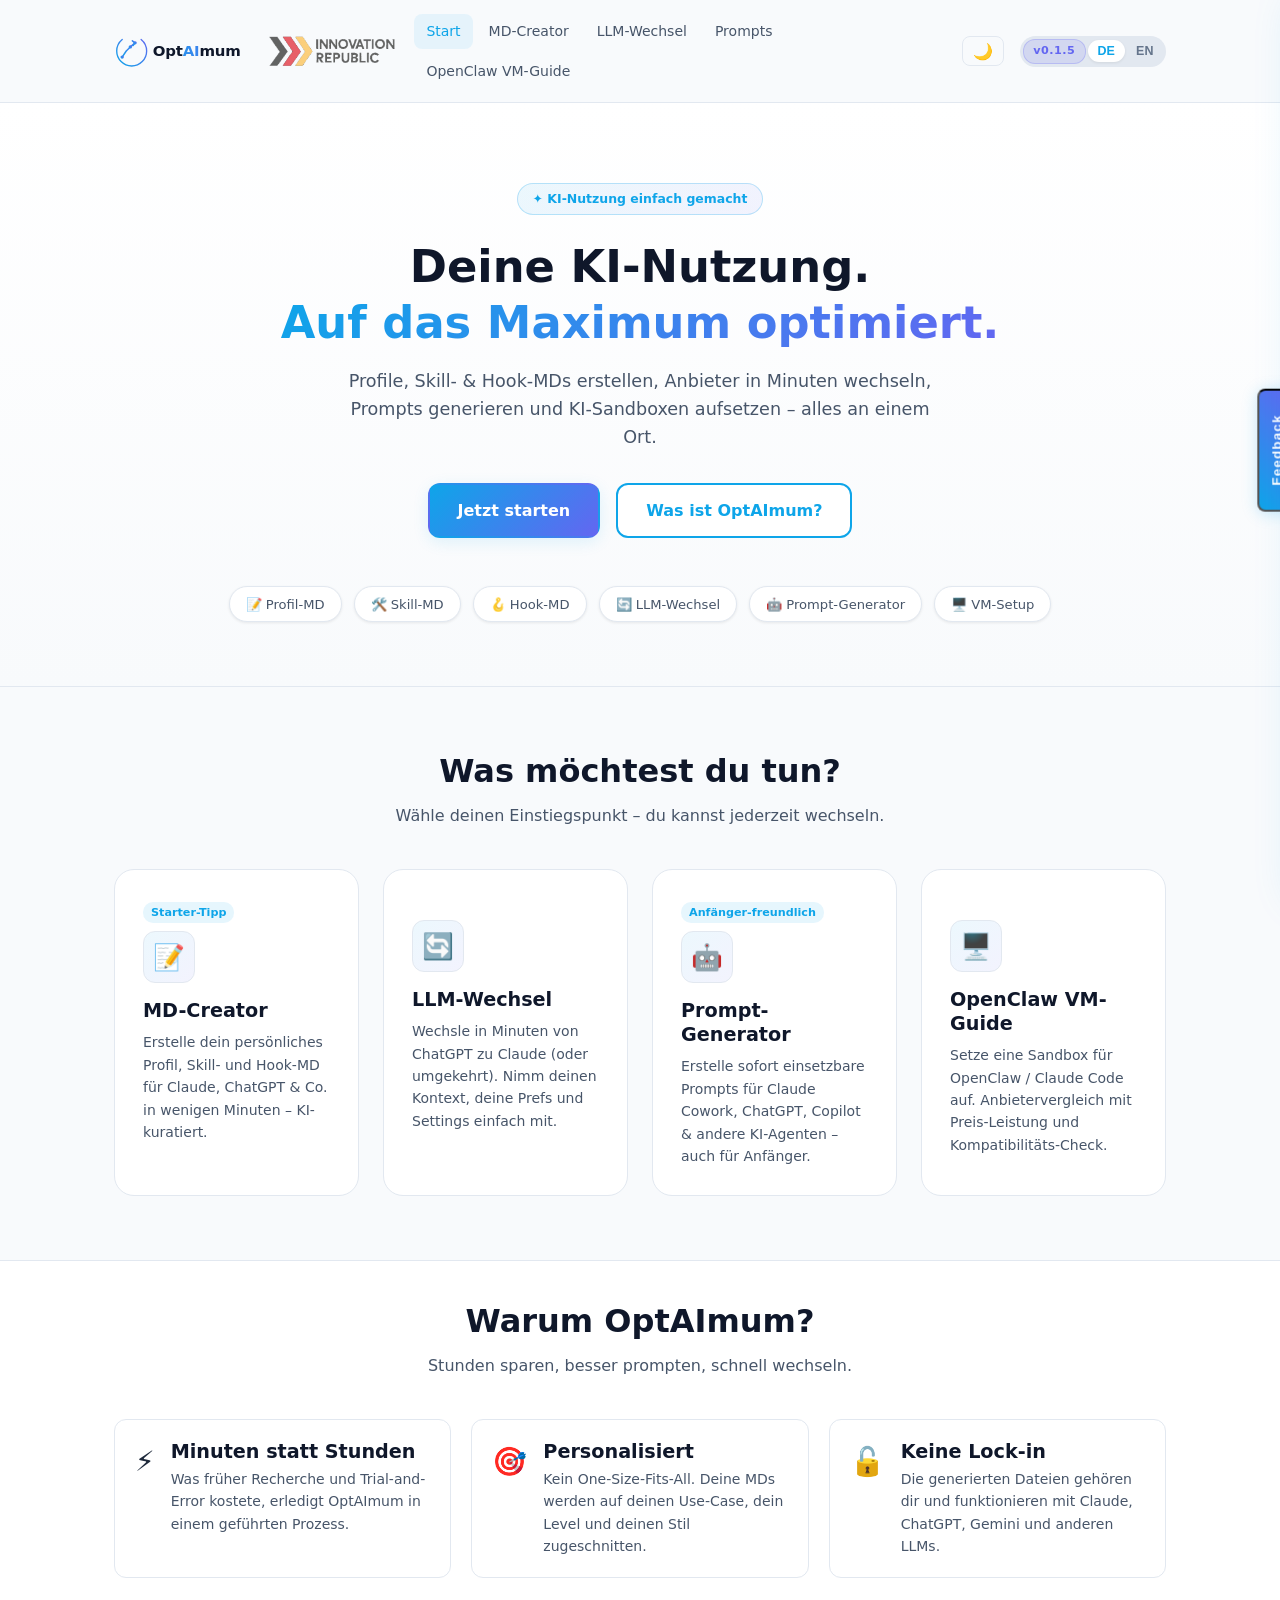
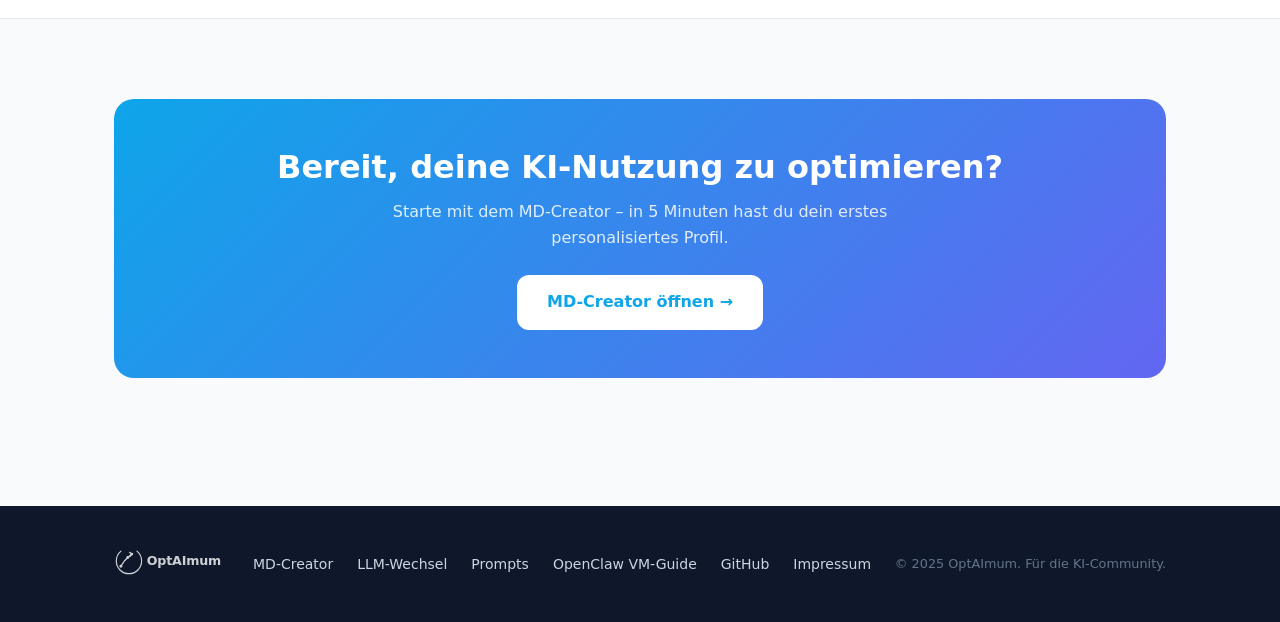
<file: index.html>
<!DOCTYPE html>
<html lang="de" data-lang="de">
<head>
  <meta charset="UTF-8"/>
  <meta name="viewport" content="width=device-width, initial-scale=1.0"/>
  <meta name="description" content="OptAImum – Optimiere deine KI-Nutzung. MD-Creator, LLM-Wechsel, Prompt-Generator und OpenClaw VM-Guide für Claude, ChatGPT & Co."/>
  <title>OptAImum – KI-Nutzung optimieren</title>
  <link rel="stylesheet" href="css/style.css"/>
  <link rel="icon" type="image/svg+xml" href="assets/favicon.svg"/>
  <link rel="icon" type="image/png" href="assets/favicon.png"/>
  <style>
    .version-badge {
      display: inline-flex; align-items: center;
      background: rgba(99,102,241,0.12); color: var(--secondary);
      border: 1px solid rgba(99,102,241,0.25);
      border-radius: 12px; padding: 0.15rem 0.6rem;
      font-size: 0.7rem; font-weight: 700; letter-spacing: 0.5px;
      pointer-events: none; white-space: nowrap;
    }
    .why-grid { display: grid; grid-template-columns: repeat(auto-fit, minmax(240px, 1fr)); gap: 1.25rem; }
    .why-card { display: flex; gap: 1rem; align-items: flex-start; padding: 1.25rem; background: var(--white); border: 1px solid var(--gray-200); border-radius: var(--radius); }
    .why-icon { font-size: 1.75rem; flex-shrink: 0; }
    .hero-visual { display: flex; justify-content: center; margin-top: 3rem; gap: 0.75rem; flex-wrap: wrap; }
    .hero-chip {
      background: var(--white); border: 1px solid var(--gray-200);
      border-radius: 20px; padding: 0.4rem 1rem;
      font-size: 0.82rem; color: var(--gray-700);
      display: flex; align-items: center; gap: 0.4rem;
      box-shadow: var(--shadow-sm);
    }
    .feature-badge {
      display: inline-block; background: rgba(14,165,233,0.1);
      color: var(--primary); font-size: 0.7rem; font-weight: 700;
      border-radius: 10px; padding: 0.1rem 0.5rem; margin-bottom: 0.5rem;
    }
    .cta-section {
      background: var(--gradient); border-radius: var(--radius-lg);
      padding: 3rem 2rem; text-align: center; color: var(--white); margin-top: 1rem;
    }
    .cta-section h2 { color: var(--white); }
    .cta-section p { color: rgba(255,255,255,0.85); max-width: 500px; margin: 0.75rem auto 1.5rem; }
    .btn-white { background: var(--white); color: var(--primary); border-color: var(--white); }
    .btn-white:hover { background: rgba(255,255,255,0.9); color: var(--primary); transform: translateY(-1px); }
  </style>
</head>
<body>

<!-- ── NAVBAR ───────────────────────────────────────────────── -->
<nav class="navbar">
  <div class="container navbar-inner">
    <a class="navbar-logo-wrap" href="index.html">
      <img src="assets/logo.svg" alt="OptAImum" height="36"/>
      <a href="https://www.innovation-republic.de" target="_blank" rel="noopener" class="ir-logo-link"><img src="assets/ir-logo.png" alt="Innovation Republic" class="ir-logo" onerror="this.style.display='none';this.nextElementSibling.style.display='inline'"/><span class="ir-powered-fallback">powered by <strong>Innovation Republic</strong></span></a>
    </a>

    <button class="hamburger" id="hamburger" aria-label="Menu">
      <span></span><span></span><span></span>
    </button>

    <div class="navbar-links" id="navLinks">
      <a href="index.html" data-lang-key="nav.home">Start</a>
      <a href="md-creator.html" data-lang-key="nav.mdCreator">MD-Creator</a>
      <a href="llm-switcher.html" data-lang-key="nav.llmSwitch">LLM-Wechsel</a>
      <a href="prompt-generator.html" data-lang-key="nav.promptGen">Prompts</a>
      <a href="vm-guide.html" data-lang-key="nav.vmGuide">OpenClaw VM-Guide</a>
    </div>

    <div class="lang-toggle">
      <span class="version-badge">v0.1.5</span>
      <button class="lang-btn" data-lang="de">DE</button>
      <button class="lang-btn" data-lang="en">EN</button>
    </div>
  </div>
</nav>

<!-- ── HERO ─────────────────────────────────────────────────── -->
<section class="hero">
  <div class="container">
    <div class="hero-badge" data-lang-key="hero.badge">✦ KI-Nutzung einfach gemacht</div>
    <h1 data-lang-key="hero.title">Deine KI-Nutzung.<br><span class="gradient-text">Auf das Maximum optimiert.</span></h1>
    <p data-lang-key="hero.subtitle">Profile, Skill- &amp; Hook-MDs erstellen, Anbieter in Minuten wechseln, Prompts generieren und KI-Sandboxen aufsetzen – alles an einem Ort.</p>
    <div class="hero-actions">
      <a href="md-creator.html" class="btn btn-primary btn-lg" data-lang-key="hero.cta1">Jetzt starten</a>
      <a href="#why" class="btn btn-secondary btn-lg" data-lang-key="hero.cta2">Was ist OptAImum?</a>
    </div>

    <div class="hero-visual">
      <span class="hero-chip">📝 Profil-MD</span>
      <span class="hero-chip">🛠️ Skill-MD</span>
      <span class="hero-chip">🪝 Hook-MD</span>
      <span class="hero-chip">🔄 LLM-Wechsel</span>
      <span class="hero-chip">🤖 Prompt-Generator</span>
      <span class="hero-chip">🖥️ VM-Setup</span>
    </div>
  </div>
</section>

<!-- ── FEATURES ──────────────────────────────────────────────── -->
<section class="section" id="features">
  <div class="container">
    <div class="section-header">
      <h2 data-lang-key="features.title">Was möchtest du tun?</h2>
      <p data-lang-key="features.subtitle">Wähle deinen Einstiegspunkt – du kannst jederzeit wechseln.</p>
    </div>

    <div class="grid-4" id="featureCards">
      <!-- Populated by JS -->
    </div>
  </div>
</section>

<!-- ── WHY ───────────────────────────────────────────────────── -->
<section class="section-sm" id="why" style="background: var(--white); border-top: 1px solid var(--gray-200); border-bottom: 1px solid var(--gray-200);">
  <div class="container">
    <div class="section-header">
      <h2 data-lang-key="why.title">Warum OptAImum?</h2>
      <p data-lang-key="why.subtitle">Stunden sparen, besser prompten, schnell wechseln.</p>
    </div>
    <div class="why-grid" id="whyPoints">
      <!-- Populated by JS -->
    </div>
  </div>
</section>

<!-- ── CTA ───────────────────────────────────────────────────── -->
<section class="section">
  <div class="container">
    <div class="cta-section">
      <h2 id="ctaTitle">Bereit, deine KI-Nutzung zu optimieren?</h2>
      <p id="ctaSubtitle">Starte mit dem MD-Creator – in 5 Minuten hast du dein erstes personalisiertes Profil.</p>
      <a href="md-creator.html" class="btn btn-white btn-lg" id="ctaBtn">MD-Creator öffnen →</a>
    </div>
  </div>
</section>

<!-- ── FOOTER ────────────────────────────────────────────────── -->
<footer>
  <div class="container footer-inner">
    <div class="footer-logo">
      <img src="assets/logo.svg" alt="OptAImum"/>
    </div>
    <div class="footer-links">
      <a href="md-creator.html" data-lang-key="nav.mdCreator">MD-Creator</a>
      <a href="llm-switcher.html" data-lang-key="nav.llmSwitch">LLM-Wechsel</a>
      <a href="prompt-generator.html" data-lang-key="nav.promptGen">Prompts</a>
      <a href="vm-guide.html" data-lang-key="nav.vmGuide">OpenClaw VM-Guide</a>
      <a href="https://github.com/cryptoclemens/OptAImum" target="_blank">GitHub</a>
      <a href="#" class="impressum-trigger">Impressum</a>
    </div>
    <span class="text-muted" style="font-size:0.8rem;" data-lang-key="footer.copy">© 2025 OptAImum. Für die KI-Community.</span>
  </div>
</footer>

<script src="js/i18n.js"></script>
<script src="js/app.js"></script>
<script>
  // ── Render feature cards ──────────────────────────────────
  function renderCards() {
    const cards = t[currentLang].features.cards;
    const container = document.getElementById('featureCards');
    container.innerHTML = cards.map(card => `
      <a href="${card.link}" class="card card-feature">
        ${card.badge ? `<div class="feature-badge">${card.badge}</div>` : '<div style="height:1.4rem"></div>'}
        <div class="card-icon">${card.icon}</div>
        <h3>${card.title}</h3>
        <p class="mt-1 text-sm">${card.desc}</p>
      </a>
    `).join('');
  }

  function renderWhyPoints() {
    const points = t[currentLang].why.points;
    const container = document.getElementById('whyPoints');
    container.innerHTML = points.map(p => `
      <div class="why-card">
        <div class="why-icon">${p.icon}</div>
        <div>
          <h3 style="margin-bottom:0.25rem">${p.title}</h3>
          <p class="text-sm">${p.desc}</p>
        </div>
      </div>
    `).join('');
  }

  function renderCta() {
    const lang = currentLang;
    document.getElementById('ctaTitle').textContent = lang === 'de'
      ? 'Bereit, deine KI-Nutzung zu optimieren?'
      : 'Ready to optimize your AI usage?';
    document.getElementById('ctaSubtitle').textContent = lang === 'de'
      ? 'Starte mit dem MD-Creator – in 5 Minuten hast du dein erstes personalisiertes Profil.'
      : 'Start with the MD Creator – in 5 minutes you have your first personalized profile.';
    document.getElementById('ctaBtn').textContent = lang === 'de'
      ? 'MD-Creator öffnen →'
      : 'Open MD Creator →';
  }

  document.addEventListener('DOMContentLoaded', () => {
    renderCards();
    renderWhyPoints();
    renderCta();
  });

  document.addEventListener('langChange', () => {
    renderCards();
    renderWhyPoints();
    renderCta();
  });
</script>
</body>
</html>
</file>
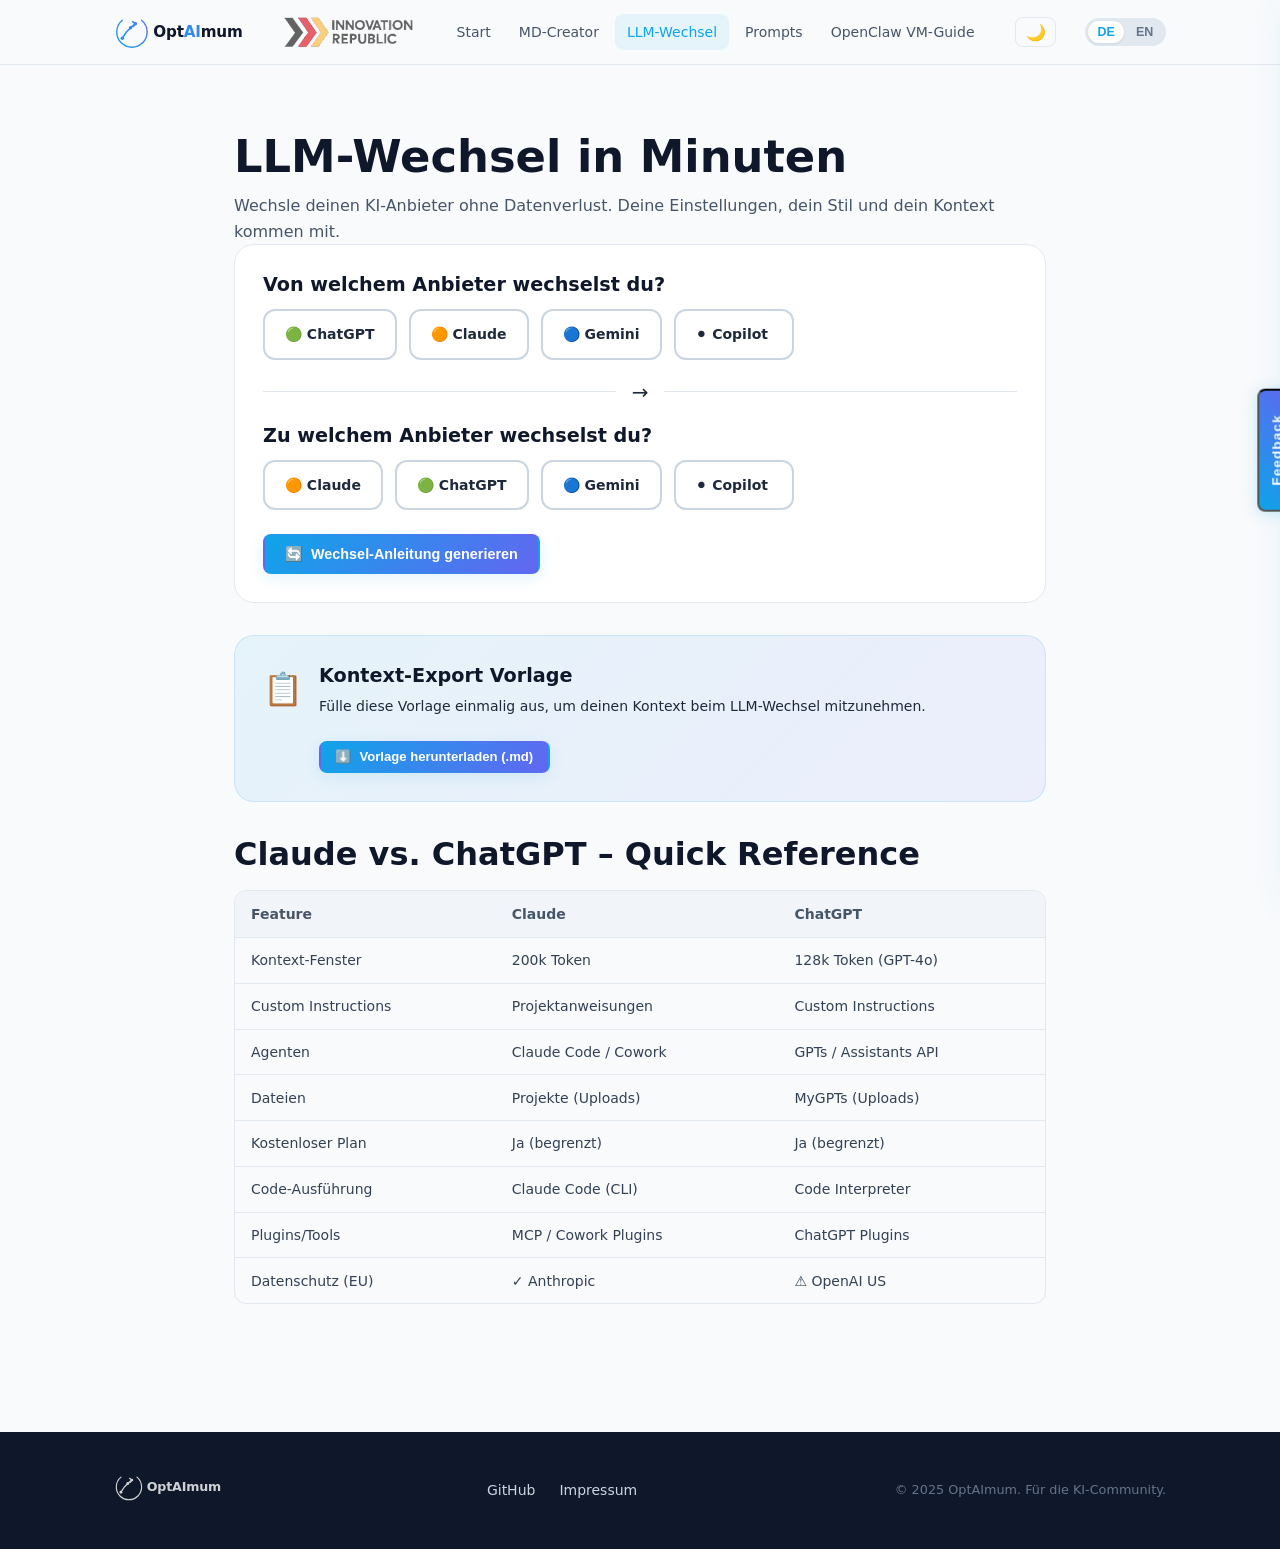
<file: llm-switcher.html>
<!DOCTYPE html>
<html lang="de" data-lang="de">
<head>
  <meta charset="UTF-8"/>
  <meta name="viewport" content="width=device-width, initial-scale=1.0"/>
  <title>OptAImum – LLM-Wechsel</title>
  <link rel="stylesheet" href="css/style.css"/>
  <link rel="icon" type="image/svg+xml" href="assets/favicon.svg"/>
  <link rel="icon" type="image/png" href="assets/favicon.png"/>
  <style>
    .arrow-badge {
      font-size: 1.5rem; display: flex; align-items: center;
      justify-content: center; color: var(--gray-400); padding: 0 0.5rem;
    }
    .step-card {
      background: var(--white); border: 1px solid var(--gray-200);
      border-radius: var(--radius); padding: 1.25rem; margin-bottom: 0.75rem;
      display: flex; gap: 1rem; align-items: flex-start;
    }
    .step-num {
      width: 32px; height: 32px; border-radius: 50%; flex-shrink: 0;
      background: var(--gradient); color: white; font-weight: 700;
      font-size: 0.875rem; display: flex; align-items: center; justify-content: center;
    }
    .step-time {
      margin-left: auto; font-size: 0.78rem; color: var(--gray-500);
      white-space: nowrap; padding-top: 0.2rem;
      background: var(--gray-100); padding: 0.2rem 0.6rem; border-radius: 10px;
    }
    .platforms-row { display: flex; align-items: center; gap: 0.75rem; flex-wrap: wrap; }
    .comparison-check { color: var(--accent); }
    .comparison-warn  { color: var(--warn); }
    .time-total {
      background: var(--gradient-soft); border: 1px solid rgba(14,165,233,0.2);
      border-radius: var(--radius); padding: 1rem 1.25rem;
      display: flex; align-items: center; gap: 1rem; margin-bottom: 1.5rem;
    }
  </style>
</head>
<body>

<nav class="navbar">
  <div class="container navbar-inner">
    <a class="navbar-logo-wrap" href="index.html">
      <img src="assets/logo.svg" alt="OptAImum" height="36"/>
      <a href="https://www.innovation-republic.de" target="_blank" rel="noopener" class="ir-logo-link"><img src="assets/ir-logo.png" alt="Innovation Republic" class="ir-logo" onerror="this.style.display='none';this.nextElementSibling.style.display='inline'"/><span class="ir-powered-fallback">powered by <strong>Innovation Republic</strong></span></a>
    </a>
    <button class="hamburger" id="hamburger"><span></span><span></span><span></span></button>
    <div class="navbar-links" id="navLinks">
      <a href="index.html" data-lang-key="nav.home">Start</a>
      <a href="md-creator.html" data-lang-key="nav.mdCreator">MD-Creator</a>
      <a href="llm-switcher.html" class="active" data-lang-key="nav.llmSwitch">LLM-Wechsel</a>
      <a href="prompt-generator.html" data-lang-key="nav.promptGen">Prompts</a>
      <a href="vm-guide.html" data-lang-key="nav.vmGuide">OpenClaw VM-Guide</a>
    </div>
    <div class="lang-toggle">
      <button class="lang-btn" data-lang="de">DE</button>
      <button class="lang-btn" data-lang="en">EN</button>
    </div>
  </div>
</nav>

<section class="section">
  <div class="container" style="max-width:860px">
    <h1 id="llmTitle">LLM-Wechsel in Minuten</h1>
    <p class="mt-1 mb-4" id="llmIntro">Wechsle deinen KI-Anbieter ohne Datenverlust.</p>

    <!-- Platform selector -->
    <div class="card mb-3">
      <h3 id="fromLabel" style="margin-bottom:0.75rem">Von welchem Anbieter wechselst du?</h3>
      <div class="platform-select" id="fromPlatforms">
        <div class="platform-chip" data-val="chatgpt" onclick="selectFrom('chatgpt')">🟢 ChatGPT</div>
        <div class="platform-chip" data-val="claude" onclick="selectFrom('claude')">🟠 Claude</div>
        <div class="platform-chip" data-val="gemini" onclick="selectFrom('gemini')">🔵 Gemini</div>
        <div class="platform-chip" data-val="copilot" onclick="selectFrom('copilot')">⚫ Copilot</div>
      </div>

      <div class="flex-center gap-2" style="margin: 1rem 0;">
        <div style="flex:1; height:1px; background: var(--gray-200)"></div>
        <span style="font-size: 1.25rem">→</span>
        <div style="flex:1; height:1px; background: var(--gray-200)"></div>
      </div>

      <h3 id="toLabel" style="margin-bottom:0.75rem">Zu welchem Anbieter wechselst du?</h3>
      <div class="platform-select" id="toPlatforms">
        <div class="platform-chip" data-val="claude" onclick="selectTo('claude')">🟠 Claude</div>
        <div class="platform-chip" data-val="chatgpt" onclick="selectTo('chatgpt')">🟢 ChatGPT</div>
        <div class="platform-chip" data-val="gemini" onclick="selectTo('gemini')">🔵 Gemini</div>
        <div class="platform-chip" data-val="copilot" onclick="selectTo('copilot')">⚫ Copilot</div>
      </div>

      <div class="mt-3">
        <button class="btn btn-primary" onclick="generateGuide()" id="generateBtn">
          🔄 <span id="generateBtnText">Wechsel-Anleitung generieren</span>
        </button>
      </div>
    </div>

    <!-- Guide output -->
    <div id="guideOutput" class="hidden">
      <div class="time-total">
        <span style="font-size:1.5rem">⏱️</span>
        <div>
          <strong id="timeTotalLabel">Geschätzter Aufwand:</strong>
          <span id="timeTotal">~18 Minuten</span>
        </div>
        <div class="ml-auto">
          <span class="badge badge-green" id="difficultyBadge">Einfach</span>
        </div>
      </div>

      <div id="stepsContainer"></div>

      <div class="alert alert-info mt-3" id="tipBox">
        <span class="alert-icon">💡</span>
        <span id="tipText"></span>
      </div>

      <div class="mt-3">
        <a href="md-creator.html" class="btn btn-primary">📝 <span id="mdCreatorLink">MD-Creator öffnen</span></a>
      </div>
    </div>

    <!-- Kontext-Export Vorlage (Feature #14) -->
    <div class="card mt-4" style="background:var(--gradient-soft); border:1.5px solid rgba(14,165,233,0.15)">
      <div style="display:flex; align-items:flex-start; gap:1rem; flex-wrap:wrap">
        <div style="font-size:2rem">📋</div>
        <div style="flex:1; min-width:220px">
          <h3 id="exportTitle" style="margin:0 0 0.4rem">Kontext-Export Vorlage</h3>
          <p id="exportDesc" class="text-sm mt-0 mb-3" style="color:var(--gray-600)">Fülle diese Vorlage einmalig aus, um deinen Kontext beim LLM-Wechsel mitzunehmen.</p>
          <button class="btn btn-primary btn-sm" onclick="downloadContextTemplate()">
            ⬇️ <span id="exportBtn">Vorlage herunterladen (.md)</span>
          </button>
        </div>
      </div>
    </div>

    <!-- Comparison table -->
    <div class="mt-4">
      <h2 id="compTitle" style="margin-bottom:1rem">Claude vs. ChatGPT – Quick Reference</h2>
      <div class="table-wrap">
        <table id="compTable">
          <thead><tr id="compHeaders"></tr></thead>
          <tbody id="compRows"></tbody>
        </table>
      </div>
    </div>

  </div>
</section>

<footer>
  <div class="container footer-inner">
    <div class="footer-logo"><img src="assets/logo.svg" alt="OptAImum"/></div>
    <div class="footer-links">
      <a href="https://github.com/cryptoclemens/OptAImum" target="_blank">GitHub</a>
      <a href="#" class="impressum-trigger">Impressum</a>
    </div>
    <span class="text-muted" style="font-size:0.8rem;" data-lang-key="footer.copy">© 2025 OptAImum.</span>
  </div>
</footer>

<script src="js/i18n.js"></script>
<script src="js/app.js"></script>
<script>
  let fromPlatform = null;
  let toPlatform   = null;

  function selectFrom(val) {
    fromPlatform = val;
    document.querySelectorAll('#fromPlatforms .platform-chip').forEach(c => {
      c.classList.toggle('selected', c.dataset.val === val);
    });
  }
  function selectTo(val) {
    toPlatform = val;
    document.querySelectorAll('#toPlatforms .platform-chip').forEach(c => {
      c.classList.toggle('selected-to', c.dataset.val === val);
    });
  }

  function generateGuide() {
    if (!fromPlatform || !toPlatform) {
      showToast(currentLang === 'de' ? 'Bitte wähle Start- und Ziel-Plattform.' : 'Please select source and target platform.', 'error');
      return;
    }
    if (fromPlatform === toPlatform) {
      showToast(currentLang === 'de' ? 'Start und Ziel sind gleich.' : 'Source and target are the same.', 'error');
      return;
    }

    const llm = t[currentLang].llm;
    const key = `${fromPlatform}_${toPlatform}`;
    const steps = llm.steps[key];

    document.getElementById('guideOutput').classList.remove('hidden');

    if (steps) {
      const totalTime = steps.reduce((acc, s) => {
        const m = parseInt((s.time || '0').replace(/\D/g,'')) || 0;
        return acc + m;
      }, 0);
      document.getElementById('timeTotal').textContent = `~${totalTime} ${currentLang === 'de' ? 'Minuten' : 'minutes'}`;

      document.getElementById('stepsContainer').innerHTML = steps.map((s, i) => `
        <div class="step-card">
          <div class="step-num">${i+1}</div>
          <div style="flex:1">
            <strong>${s.title}</strong>
            <p class="text-sm mt-1">${s.desc}</p>
          </div>
          <span class="step-time">${s.time}</span>
        </div>
      `).join('');
    } else {
      document.getElementById('stepsContainer').innerHTML = `
        <div class="alert alert-warn">
          <span class="alert-icon">⚠️</span>
          <span>${currentLang === 'de'
            ? `Direkte Anleitung für ${fromPlatform} → ${toPlatform} wird bald ergänzt. Der allgemeine Prozess: Kontext sichern → Account einrichten → Einstellungen übertragen → Testen.`
            : `Direct guide for ${fromPlatform} → ${toPlatform} coming soon. General process: Save context → Set up account → Transfer settings → Test.`
          }</span>
        </div>`;
      document.getElementById('timeTotal').textContent = currentLang === 'de' ? '~20 Minuten' : '~20 minutes';
    }

    document.getElementById('tipText').textContent = llm.tip;
    document.getElementById('mdCreatorLink').textContent = currentLang === 'de' ? 'MD-Creator öffnen' : 'Open MD Creator';
    // Export template labels
    document.getElementById('exportTitle').textContent = llm.exportTitle;
    document.getElementById('exportDesc').textContent  = llm.exportDesc;
    document.getElementById('exportBtn').textContent   = llm.exportBtn;
  }

  function downloadContextTemplate() {
    const de = currentLang === 'de';
    const content = de ? `# Mein KI-Kontext – Übertragungsvorlage
> Erstellt mit OptAImum | optaimum.de

## Über mich
- **Beruf / Rolle:** <!-- z.B. Software-Entwickler, Marketing-Manager … -->
- **Branche:**
- **Unternehmen / Projekt:**
- **KI-Erfahrung:** <!-- Anfänger / Fortgeschritten / Profi -->

## Meine Hauptaufgaben mit KI
<!-- Liste deine häufigsten Use Cases auf -->
1.
2.
3.

## Kommunikationspräferenzen
- **Sprache:** Deutsch
- **Stil:** <!-- z.B. professionell, locker, präzise … -->
- **Format bevorzugt:** <!-- z.B. kurze Antworten, Markdown-Listen, Codeblöcke … -->
- **Vermeiden:** <!-- z.B. lange Erklärungen, Füllwörter … -->

## Wichtiger Projektkontext
<!-- Beschreibe laufende Projekte oder wiederkehrende Aufgaben -->

## Tools & Tech-Stack
<!-- z.B. Python, VS Code, Google Workspace, Slack … -->

## Spezielle Anweisungen
<!-- z.B. "Antworte immer auf Deutsch", "Nutze DU-Form", "Halte Antworten unter 200 Wörtern" -->

---
*Vorlage generiert von OptAImum – optimiere deine KI-Nutzung*
` : `# My AI Context – Transfer Template
> Created with OptAImum | optaimum.de

## About Me
- **Job / Role:** <!-- e.g. Software Engineer, Marketing Manager … -->
- **Industry:**
- **Company / Project:**
- **AI Experience:** <!-- Beginner / Intermediate / Pro -->

## My Main AI Tasks
<!-- List your most frequent use cases -->
1.
2.
3.

## Communication Preferences
- **Language:** English
- **Style:** <!-- e.g. professional, casual, precise … -->
- **Preferred Format:** <!-- e.g. short answers, Markdown lists, code blocks … -->
- **Avoid:** <!-- e.g. lengthy explanations, filler phrases … -->

## Important Project Context
<!-- Describe ongoing projects or recurring tasks -->

## Tools & Tech Stack
<!-- e.g. Python, VS Code, Google Workspace, Slack … -->

## Special Instructions
<!-- e.g. "Always reply in English", "Use informal tone", "Keep answers under 200 words" -->

---
*Template generated by OptAImum – optimize your AI usage*
`;
    downloadMd(content, 'optaimum-kontext-vorlage.md');
  }

  function renderComparison() {
    const c = t[currentLang].llm.comparison;
    document.getElementById('compTitle').textContent = c.title;
    document.getElementById('compHeaders').innerHTML = c.headers.map(h => `<th>${h}</th>`).join('');
    document.getElementById('compRows').innerHTML = c.rows.map(row => `
      <tr>${row.map((cell, i) => `<td>${cell}</td>`).join('')}</tr>
    `).join('');
  }

  function refreshLabels() {
    const llm = t[currentLang].llm;
    document.getElementById('llmTitle').textContent = llm.pageTitle;
    document.getElementById('llmIntro').textContent = llm.intro;
    document.getElementById('fromLabel').textContent = llm.from;
    document.getElementById('toLabel').textContent = llm.to;
    document.getElementById('generateBtnText').textContent = llm.generate;
    renderComparison();
  }

  document.addEventListener('DOMContentLoaded', renderComparison);
  document.addEventListener('langChange', refreshLabels);
</script>
</body>
</html>
</file>
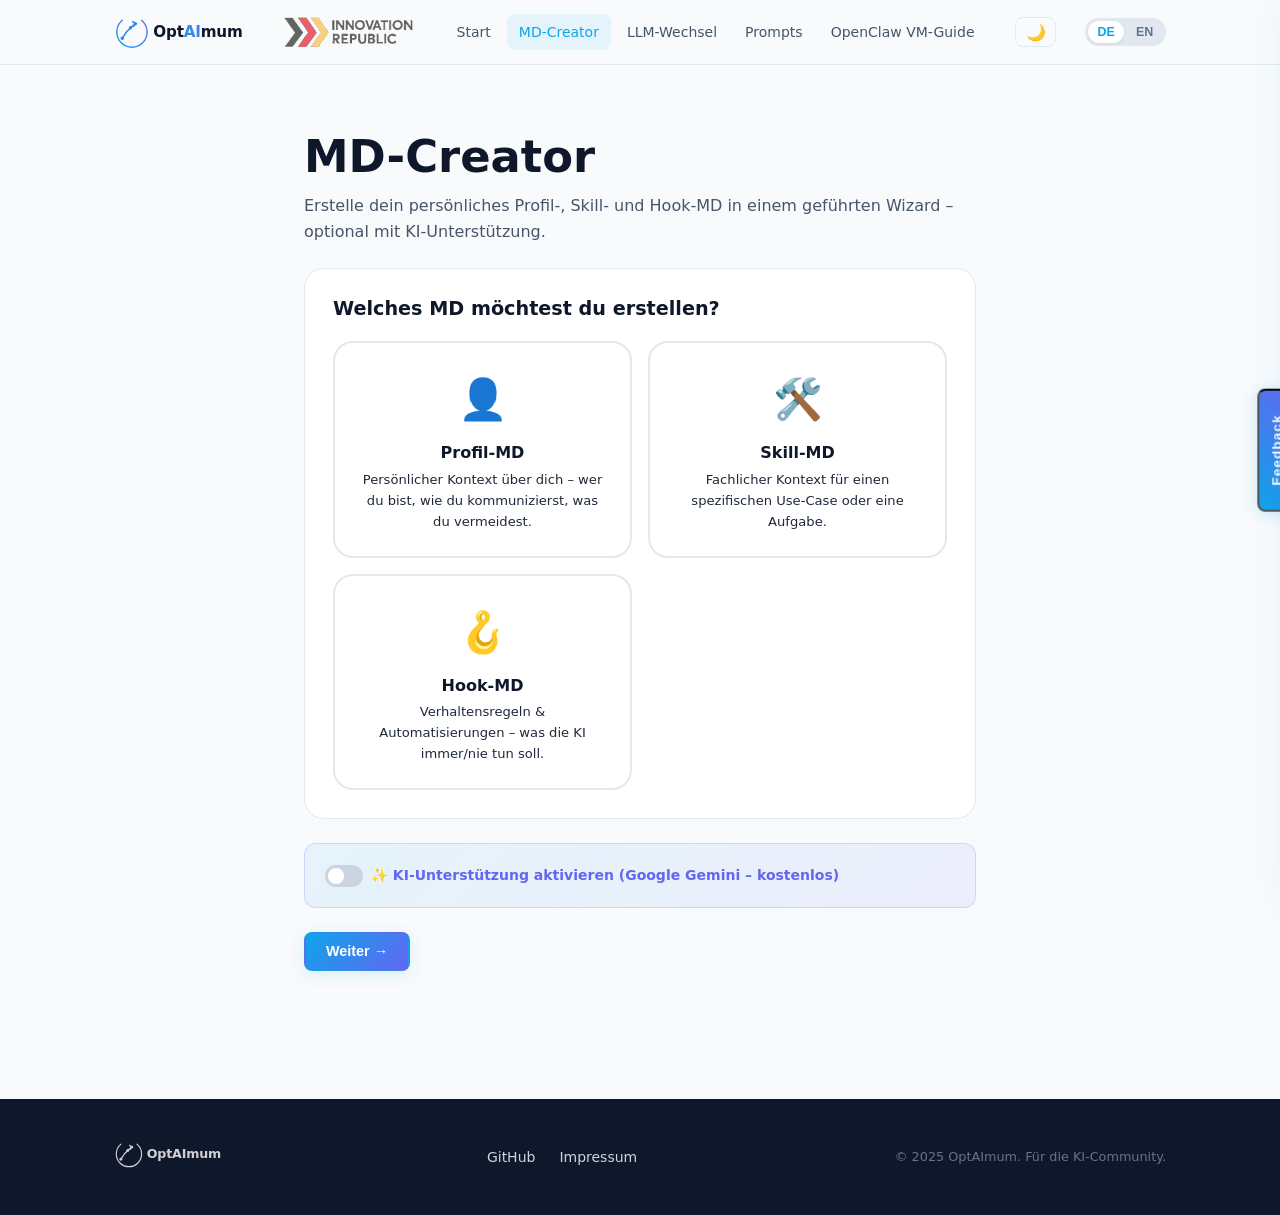
<file: md-creator.html>
<!DOCTYPE html>
<html lang="de" data-lang="de">
<head>
  <meta charset="UTF-8"/>
  <meta name="viewport" content="width=device-width, initial-scale=1.0"/>
  <title>OptAImum – MD Creator</title>
  <link rel="stylesheet" href="css/style.css"/>
  <link rel="icon" type="image/svg+xml" href="assets/favicon.svg"/>
  <link rel="icon" type="image/png" href="assets/favicon.png"/>
  <style>
    .wizard-container { max-width: 720px; margin: 0 auto; }
    .type-cards { display: grid; grid-template-columns: repeat(auto-fit, minmax(200px, 1fr)); gap: 1rem; margin-top: 1.25rem; }
    .type-card {
      border: 2px solid var(--gray-200); border-radius: var(--radius-lg);
      padding: 1.5rem; cursor: pointer; text-align: center;
      transition: all var(--transition);
    }
    .type-card:hover { border-color: var(--primary); background: rgba(14,165,233,0.04); transform: translateY(-2px); }
    .type-card.selected { border-color: var(--primary); background: rgba(14,165,233,0.08); }
    .type-card .icon { font-size: 2.5rem; margin-bottom: 0.75rem; }
    .type-card h3 { font-size: 1rem; margin-bottom: 0.35rem; }
    .type-card p { font-size: 0.82rem; color: var(--gray-600); }
    .wizard-nav { display: flex; gap: 0.75rem; justify-content: space-between; margin-top: 2rem; }
    .result-section { display: none; }
    .result-header { display: flex; align-items: center; gap: 1rem; flex-wrap: wrap; margin-bottom: 1rem; }
    .platform-steps ol { list-style: decimal; padding-left: 1.25rem; }
    .platform-steps li { margin-bottom: 0.25rem; font-size: 0.875rem; color: var(--gray-700); }
  </style>
</head>
<body>

<nav class="navbar">
  <div class="container navbar-inner">
    <a class="navbar-logo-wrap" href="index.html">
      <img src="assets/logo.svg" alt="OptAImum" height="36"/>
      <a href="https://www.innovation-republic.de" target="_blank" rel="noopener" class="ir-logo-link"><img src="assets/ir-logo.png" alt="Innovation Republic" class="ir-logo" onerror="this.style.display='none';this.nextElementSibling.style.display='inline'"/><span class="ir-powered-fallback">powered by <strong>Innovation Republic</strong></span></a>
    </a>
    <button class="hamburger" id="hamburger"><span></span><span></span><span></span></button>
    <div class="navbar-links" id="navLinks">
      <a href="index.html" data-lang-key="nav.home">Start</a>
      <a href="md-creator.html" class="active" data-lang-key="nav.mdCreator">MD-Creator</a>
      <a href="llm-switcher.html" data-lang-key="nav.llmSwitch">LLM-Wechsel</a>
      <a href="prompt-generator.html" data-lang-key="nav.promptGen">Prompts</a>
      <a href="vm-guide.html" data-lang-key="nav.vmGuide">OpenClaw VM-Guide</a>
    </div>
    <div class="lang-toggle">
      <button class="lang-btn" data-lang="de">DE</button>
      <button class="lang-btn" data-lang="en">EN</button>
    </div>
  </div>
</nav>

<section class="section">
  <div class="container wizard-container">
    <h1 id="pageTitle">MD-Creator</h1>
    <p class="mt-1 mb-3" id="pageIntro">Erstelle dein persönliches Profil-, Skill- und Hook-MD in einem geführten Wizard.</p>

    <!-- ── STEP 0: Type selection ── -->
    <div id="step0">
      <div class="card mb-3">
        <h2 id="chooseTypeTitle" style="font-size:1.2rem; margin-bottom:1rem;">Welches MD möchtest du erstellen?</h2>
        <div class="type-cards" id="typeCards"></div>
      </div>

      <!-- API Key -->
      <div class="api-key-section card mb-3" id="apiSection">
        <label class="api-toggle">
          <label class="toggle-switch">
            <input type="checkbox" id="apiToggle"/>
            <span class="toggle-track"></span>
          </label>
          <span id="apiToggleLabel">✨ KI-Unterstützung aktivieren (Google Gemini – kostenlos)</span>
        </label>
        <div id="apiKeyBox" class="hidden mt-2">
          <div class="form-group" style="margin-bottom:0.5rem">
            <input type="password" class="form-input" id="apiKeyInput" placeholder="Dein Gemini API Key"/>
            <div class="form-hint" id="apiHint">Dein Key wird nur lokal genutzt und nie gespeichert. <a href="https://ai.google.dev" target="_blank" id="apiLink">Kostenlosen API Key holen →</a></div>
          </div>
        </div>
      </div>

      <div class="flex gap-2 justify-end">
        <button class="btn btn-primary" id="startWizardBtn" disabled onclick="startWizard()">Weiter →</button>
      </div>
    </div>

    <!-- ── STEP 1+: Wizard questions ── -->
    <div id="wizardContainer" class="hidden">
      <div class="progress-bar"><div class="progress-fill" id="progressFill" style="width:0%"></div></div>

      <div class="card">
        <div id="questionArea"></div>

        <div class="wizard-nav">
          <button class="btn btn-ghost" id="prevBtn" onclick="prevStep()">← Zurück</button>
          <button class="btn btn-primary" id="nextBtn" onclick="nextStep()">Weiter →</button>
        </div>
      </div>
    </div>

    <!-- ── RESULT ── -->
    <div id="resultSection" class="hidden">
      <div class="card mb-3">
        <div class="result-header">
          <h2 id="resultTitle" style="font-size:1.2rem;">Dein MD ist fertig! 🎉</h2>
          <div class="flex gap-1">
            <button class="btn btn-secondary btn-sm" id="copyMdBtn" onclick="copyMd()">Kopieren</button>
            <button class="btn btn-ghost btn-sm" onclick="downloadMd(currentMd, currentMdType + '.md')">⬇ .md</button>
          </div>
        </div>
        <!-- Preview Toggle -->
        <div style="display:flex; align-items:center; gap:0.75rem; margin-bottom:0.75rem; flex-wrap:wrap">
          <label style="display:flex;align-items:center;gap:0.4rem;font-size:0.82rem;font-weight:600;cursor:pointer;color:var(--gray-600)">
            <input type="checkbox" id="previewToggle" onchange="togglePreview()" style="cursor:pointer"/>
            <span id="previewToggleLabel">Vorschau anzeigen</span>
          </label>
        </div>

        <!-- Split view: code + rendered preview -->
        <div id="splitView" style="display:grid; grid-template-columns:1fr; gap:1rem">
          <div>
            <pre class="code-block" id="mdOutput" style="margin:0"></pre>
          </div>
          <div id="previewPanel" style="display:none; border:1.5px solid var(--gray-200); border-radius:var(--radius); padding:1.25rem 1.5rem; background:var(--white); min-height:200px; overflow-y:auto; max-height:500px">
            <div id="mdPreview" style="font-size:0.875rem; line-height:1.75; color:var(--gray-800); white-space:pre-wrap; font-family:inherit"></div>
          </div>
        </div>
      </div>

      <!-- Placement Guide -->
      <h3 id="placementTitle" style="margin-bottom:1rem;">Wo hinterlegst du diese Datei?</h3>
      <div id="placementCards"></div>

      <div class="mt-3 flex gap-2">
        <button class="btn btn-secondary" onclick="restart()">← Neues MD erstellen</button>
      </div>
    </div>

  </div>
</section>

<footer>
  <div class="container footer-inner">
    <div class="footer-logo"><img src="assets/logo.svg" alt="OptAImum"/></div>
    <div class="footer-links">
      <a href="https://github.com/cryptoclemens/OptAImum" target="_blank">GitHub</a>
      <a href="#" class="impressum-trigger">Impressum</a>
    </div>
    <span class="text-muted" style="font-size:0.8rem;" data-lang-key="footer.copy">© 2025 OptAImum.</span>
  </div>
</footer>

<script src="js/i18n.js"></script>
<script src="js/app.js"></script>
<script src="js/md-generator.js"></script>
<script>
  let selectedType = null;
  let currentStep  = 0;
  let answers      = {};
  let currentMd    = '';
  let currentMdType = 'profile';

  // Wizard question definitions
  const wizardDefs = {
    profile: (lang) => {
      const p = t[lang].md.profile;
      return [
        { key: 'role', type: 'text', label: p.q1_label, hint: p.q1_hint },
        { key: 'language', type: 'choice-single', label: p.q2_label, opts: p.q2_opts },
        { key: 'level', type: 'choice-single', label: p.q3_label, opts: p.q3_opts },
        { key: 'style', type: 'choice-single', label: p.q4_label, opts: p.q4_opts },
        { key: 'tasks', type: 'textarea', label: p.q5_label, hint: p.q5_hint },
        { key: 'avoid', type: 'textarea', label: p.q6_label, hint: p.q6_hint },
        { key: 'extra', type: 'textarea', label: p.q7_label, hint: p.q7_hint },
      ];
    },
    skill: (lang) => {
      const s = t[lang].md.skill;
      return [
        { key: 'useCase', type: 'text', label: s.q1_label, hint: s.q1_hint },
        { key: 'formats', type: 'choice-multi', label: s.q2_label, opts: s.q2_opts },
        { key: 'level', type: 'choice-single', label: s.q3_label, opts: s.q3_opts },
        { key: 'tools', type: 'text', label: s.q4_label, hint: s.q4_hint },
        { key: 'constraints', type: 'textarea', label: s.q5_label, hint: s.q5_hint },
      ];
    },
    hook: (lang) => {
      const h = t[lang].md.hook;
      return [
        { key: 'always', type: 'textarea', label: h.q1_label, hint: h.q1_hint },
        { key: 'never',  type: 'textarea', label: h.q2_label, hint: h.q2_hint },
        { key: 'format', type: 'choice-single', label: h.q3_label, opts: h.q3_opts },
        { key: 'confirm',type: 'choice-multi',  label: h.q4_label, opts: h.q4_opts },
        { key: 'automations', type: 'textarea', label: h.q5_label, hint: h.q5_hint },
      ];
    },
  };

  function renderTypeCards() {
    const types = t[currentLang].md.chooseType.types;
    document.getElementById('typeCards').innerHTML = types.map(tp => `
      <div class="type-card" data-id="${tp.id}" onclick="selectType('${tp.id}')">
        <div class="icon">${tp.icon}</div>
        <h3>${tp.title}</h3>
        <p>${tp.desc}</p>
      </div>
    `).join('');
  }

  function selectType(id) {
    selectedType = id;
    document.querySelectorAll('.type-card').forEach(c => c.classList.toggle('selected', c.dataset.id === id));
    document.getElementById('startWizardBtn').disabled = false;
  }

  function startWizard() {
    currentStep = 0;
    answers = {};
    currentMdType = selectedType;
    document.getElementById('step0').classList.add('hidden');
    document.getElementById('wizardContainer').classList.remove('hidden');
    renderQuestion();
  }

  function getQuestions() { return wizardDefs[selectedType](currentLang); }

  function renderQuestion() {
    const questions = getQuestions();
    const q = questions[currentStep];
    const total = questions.length;
    document.getElementById('progressFill').style.width = `${((currentStep) / total) * 100}%`;

    const prevBtn = document.getElementById('prevBtn');
    const nextBtn = document.getElementById('nextBtn');
    prevBtn.textContent = currentLang === 'de' ? '← Zurück' : '← Back';
    prevBtn.style.visibility = currentStep === 0 ? 'hidden' : 'visible';

    const isLast = currentStep === total - 1;
    nextBtn.textContent = isLast
      ? (currentLang === 'de' ? '✨ Generieren' : '✨ Generate')
      : (currentLang === 'de' ? 'Weiter →' : 'Next →');

    let html = `
      <div class="flex-center" style="justify-content:space-between; margin-bottom:1rem;">
        <span class="text-xs text-muted">${currentStep + 1} / ${total}</span>
        <span class="badge badge-blue">${t[currentLang].md.chooseType.types.find(x=>x.id===selectedType)?.title || ''}</span>
      </div>
      <div class="form-group">
        <label class="form-label">${q.label}</label>
    `;

    if (q.type === 'text') {
      html += `<input type="text" class="form-input" id="qInput" value="${answers[q.key] || ''}" placeholder="${q.hint || ''}"/>`;
      if (q.hint) html += `<div class="form-hint">${q.hint}</div>`;
    } else if (q.type === 'textarea') {
      html += `<textarea class="form-textarea" id="qInput" placeholder="${q.hint || ''}">${answers[q.key] || ''}</textarea>`;
      if (q.hint) html += `<div class="form-hint">${q.hint}</div>`;
    } else if (q.type === 'choice-single') {
      html += `<div class="choice-grid" id="choiceContainer">`;
      html += q.opts.map(opt => `
        <div class="choice-item ${answers[q.key] === opt ? 'selected' : ''}" data-value="${opt}">
          ${opt}
        </div>
      `).join('');
      html += `</div>`;
    } else if (q.type === 'choice-multi') {
      const selected = answers[q.key] || [];
      html += `<div class="choice-grid" id="choiceContainer">`;
      html += q.opts.map(opt => `
        <div class="choice-item ${selected.includes(opt) ? 'selected' : ''}" data-value="${opt}">
          ${opt}
        </div>
      `).join('');
      html += `</div>`;
    }

    html += `</div>`;
    document.getElementById('questionArea').innerHTML = html;

    // Init choice items
    const cc = document.getElementById('choiceContainer');
    if (cc) initChoiceItems(cc, q.type === 'choice-multi');
  }

  function saveCurrentAnswer() {
    const questions = getQuestions();
    const q = questions[currentStep];
    if (q.type === 'text' || q.type === 'textarea') {
      answers[q.key] = document.getElementById('qInput')?.value || '';
    } else {
      const cc = document.getElementById('choiceContainer');
      if (cc) {
        const sel = getSelectedChoices(cc);
        answers[q.key] = q.type === 'choice-single' ? (sel[0] || '') : sel;
      }
    }
  }

  function nextStep() {
    saveCurrentAnswer();
    const total = getQuestions().length;
    if (currentStep < total - 1) {
      currentStep++;
      renderQuestion();
    } else {
      generateMd();
    }
  }

  function prevStep() {
    saveCurrentAnswer();
    if (currentStep > 0) {
      currentStep--;
      renderQuestion();
    } else {
      document.getElementById('wizardContainer').classList.add('hidden');
      document.getElementById('step0').classList.remove('hidden');
    }
  }

  async function generateMd() {
    const nextBtn = document.getElementById('nextBtn');
    nextBtn.textContent = t[currentLang].md.generating;
    nextBtn.disabled = true;

    const apiKey = document.getElementById('apiToggle').checked
      ? document.getElementById('apiKeyInput').value.trim()
      : null;

    try {
      if (apiKey) {
        currentMd = await generateWithAI(apiKey, selectedType, answers, currentLang);
      } else {
        if (selectedType === 'profile') currentMd = generateProfileMD(answers, currentLang);
        else if (selectedType === 'skill') currentMd = generateSkillMD(answers, currentLang);
        else currentMd = generateHookMD(answers, currentLang);
      }
    } catch (err) {
      showToast('API Error: ' + err.message, 'error', 5000);
      if (selectedType === 'profile') currentMd = generateProfileMD(answers, currentLang);
      else if (selectedType === 'skill') currentMd = generateSkillMD(answers, currentLang);
      else currentMd = generateHookMD(answers, currentLang);
    }

    showResult();
    nextBtn.disabled = false;
  }

  function showResult() {
    document.getElementById('wizardContainer').classList.add('hidden');
    document.getElementById('resultSection').classList.remove('hidden');

    const typeLabel = t[currentLang].md.chooseType.types.find(x=>x.id===selectedType)?.title || selectedType;
    document.getElementById('resultTitle').textContent =
      t[currentLang].md.result.title.replace('{type}', typeLabel);

    document.getElementById('mdOutput').textContent = currentMd;
    updatePreview();

    // Placement cards
    const placements = t[currentLang].md.placement[selectedType] || [];
    document.getElementById('placementCards').innerHTML = placements.map(p => `
      <div class="placement-card">
        <div class="placement-icon">${p.icon}</div>
        <div>
          <strong>${p.platform}</strong>
          <ol class="placement-steps mt-1">
            ${p.steps.map(s => `<li>${s}</li>`).join('')}
          </ol>
        </div>
      </div>
    `).join('');

    document.getElementById('placementTitle').textContent = t[currentLang].md.result.placement;
  }

  function copyMd() {
    copyText(currentMd, document.getElementById('copyMdBtn'));
  }

  function restart() {
    selectedType = null;
    currentStep = 0;
    answers = {};
    currentMd = '';
    document.getElementById('resultSection').classList.add('hidden');
    document.getElementById('step0').classList.remove('hidden');
    document.getElementById('startWizardBtn').disabled = true;
    document.querySelectorAll('.type-card').forEach(c => c.classList.remove('selected'));
  }

  // Lang change: re-render
  document.addEventListener('langChange', () => {
    renderTypeCards();
    document.getElementById('chooseTypeTitle').textContent = t[currentLang].md.chooseType.title;
    document.getElementById('pageTitle').textContent = t[currentLang].md.pageTitle;
    document.getElementById('pageIntro').textContent = t[currentLang].md.intro;
    document.getElementById('apiToggleLabel').textContent = t[currentLang].md.apiSection.toggleLabel;
    document.getElementById('apiKeyInput').placeholder = t[currentLang].md.apiSection.placeholder;
    document.getElementById('apiHint').innerHTML = t[currentLang].md.apiSection.hint + ` <a href="${t[currentLang].md.apiSection.getLinkUrl}" target="_blank">${t[currentLang].md.apiSection.getLinkText}</a>`;
    if (selectedType && !document.getElementById('wizardContainer').classList.contains('hidden')) {
      renderQuestion();
    }
  });

  // MD Vorschau (Feature #7)
  function updatePreview() {
    const preview = document.getElementById('mdPreview');
    if (!preview) return;
    // Simple Markdown → HTML renderer for preview
    let html = currentMd
      .replace(/&/g, '&amp;').replace(/</g, '&lt;').replace(/>/g, '&gt;')
      .replace(/^# (.+)$/gm,  '<h1 style="font-size:1.2rem;font-weight:700;margin:0.75rem 0 0.4rem;color:var(--dark)">$1</h1>')
      .replace(/^## (.+)$/gm, '<h2 style="font-size:1rem;font-weight:700;margin:0.6rem 0 0.3rem;color:var(--gray-800)">$1</h2>')
      .replace(/^### (.+)$/gm,'<h3 style="font-size:0.9rem;font-weight:600;margin:0.5rem 0 0.25rem;color:var(--gray-700)">$1</h3>')
      .replace(/\*\*(.+?)\*\*/g, '<strong>$1</strong>')
      .replace(/\*(.+?)\*/g,   '<em>$1</em>')
      .replace(/`([^`]+)`/g,   '<code style="background:var(--gray-100);padding:0.1rem 0.35rem;border-radius:4px;font-size:0.8rem">$1</code>')
      .replace(/^[-*] (.+)$/gm,'<li style="margin-left:1.2rem;list-style:disc">$1</li>')
      .replace(/^> (.+)$/gm,   '<blockquote style="border-left:3px solid var(--primary);padding-left:0.75rem;color:var(--gray-500);margin:0.5rem 0">$1</blockquote>')
      .replace(/---/g, '<hr style="border:none;border-top:1px solid var(--gray-200);margin:0.75rem 0"/>')
      .replace(/\n{2,}/g, '<br/><br/>').replace(/\n/g, '<br/>');
    preview.innerHTML = html;
  }

  function togglePreview() {
    const on      = document.getElementById('previewToggle').checked;
    const panel   = document.getElementById('previewPanel');
    const split   = document.getElementById('splitView');
    const lbl     = document.getElementById('previewToggleLabel');
    panel.style.display = on ? 'block' : 'none';
    split.style.gridTemplateColumns = on ? '1fr 1fr' : '1fr';
    lbl.textContent = currentLang === 'de'
      ? (on ? 'Vorschau verbergen' : 'Vorschau anzeigen')
      : (on ? 'Hide preview' : 'Show preview');
    if (on) updatePreview();
  }

  document.addEventListener('DOMContentLoaded', () => {
    renderTypeCards();
    document.getElementById('apiToggle').addEventListener('change', function() {
      document.getElementById('apiKeyBox').classList.toggle('hidden', !this.checked);
    });
  });
</script>
</body>
</html>
</file>
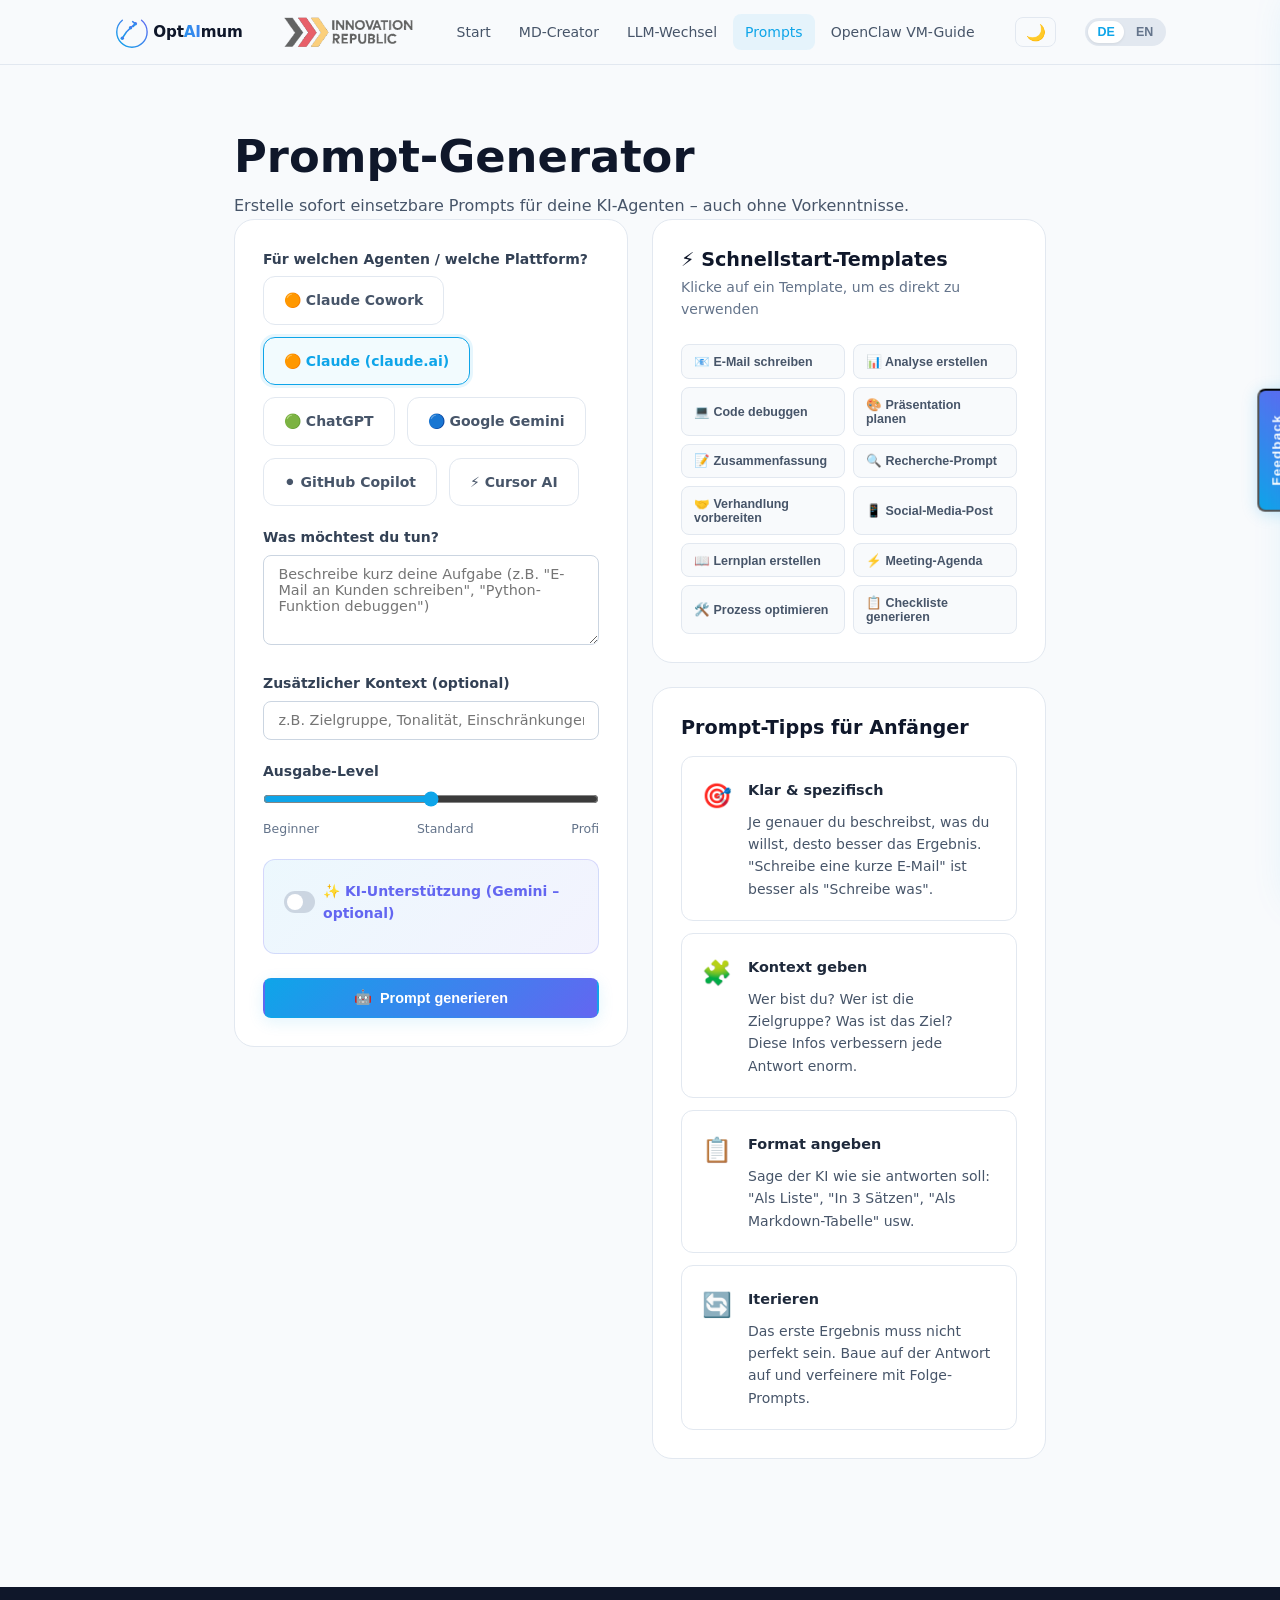
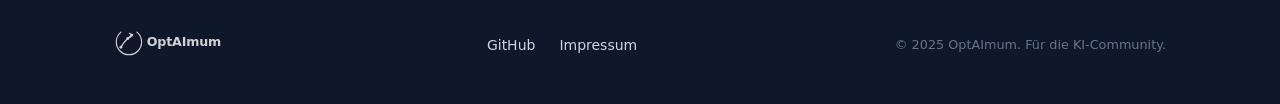
<file: prompt-generator.html>
<!DOCTYPE html>
<html lang="de" data-lang="de">
<head>
  <meta charset="UTF-8"/>
  <meta name="viewport" content="width=device-width, initial-scale=1.0"/>
  <title>OptAImum – Prompt-Generator</title>
  <link rel="stylesheet" href="css/style.css"/>
  <link rel="icon" type="image/svg+xml" href="assets/favicon.svg"/>
  <link rel="icon" type="image/png" href="assets/favicon.png"/>
  <style>
    .level-slider { width: 100%; accent-color: var(--primary); cursor: pointer; }
    .level-labels { display: flex; justify-content: space-between; font-size: 0.78rem; color: var(--gray-500); margin-top: 0.3rem; }
    .tip-card {
      background: var(--white); border: 1px solid var(--gray-200);
      border-radius: var(--radius); padding: 1.25rem;
      display: flex; gap: 1rem; align-items: flex-start;
    }
    .tip-icon { font-size: 1.5rem; flex-shrink: 0; }
    .api-row { display: flex; align-items: flex-end; gap: 0.75rem; flex-wrap: wrap; }
    .api-row .form-group { flex: 1; min-width: 200px; margin-bottom: 0; }
  </style>
</head>
<body>

<nav class="navbar">
  <div class="container navbar-inner">
    <a class="navbar-logo-wrap" href="index.html">
      <img src="assets/logo.svg" alt="OptAImum" height="36"/>
      <a href="https://www.innovation-republic.de" target="_blank" rel="noopener" class="ir-logo-link"><img src="assets/ir-logo.png" alt="Innovation Republic" class="ir-logo" onerror="this.style.display='none';this.nextElementSibling.style.display='inline'"/><span class="ir-powered-fallback">powered by <strong>Innovation Republic</strong></span></a>
    </a>
    <button class="hamburger" id="hamburger"><span></span><span></span><span></span></button>
    <div class="navbar-links" id="navLinks">
      <a href="index.html" data-lang-key="nav.home">Start</a>
      <a href="md-creator.html" data-lang-key="nav.mdCreator">MD-Creator</a>
      <a href="llm-switcher.html" data-lang-key="nav.llmSwitch">LLM-Wechsel</a>
      <a href="prompt-generator.html" class="active" data-lang-key="nav.promptGen">Prompts</a>
      <a href="vm-guide.html" data-lang-key="nav.vmGuide">OpenClaw VM-Guide</a>
    </div>
    <div class="lang-toggle">
      <button class="lang-btn" data-lang="de">DE</button>
      <button class="lang-btn" data-lang="en">EN</button>
    </div>
  </div>
</nav>

<section class="section">
  <div class="container" style="max-width:860px">
    <h1 id="pgTitle">Prompt-Generator</h1>
    <p class="mt-1 mb-4" id="pgIntro">Erstelle sofort einsetzbare Prompts für deine KI-Agenten.</p>

    <div class="grid-2" style="align-items:start; gap:1.5rem">

      <!-- LEFT: Form -->
      <div>
        <div class="card">
          <!-- Agent selection -->
          <div class="form-group">
            <label class="form-label" id="agentLabel">Für welchen Agenten?</label>
            <div class="agent-grid" id="agentGrid"></div>
          </div>

          <!-- Task input -->
          <div class="form-group">
            <label class="form-label" id="taskLabel">Was möchtest du tun?</label>
            <textarea class="form-textarea" id="taskInput" rows="3" id="taskInput"
              placeholder="Beschreibe kurz deine Aufgabe..."></textarea>
          </div>

          <!-- Context input -->
          <div class="form-group">
            <label class="form-label" id="contextLabel">Zusätzlicher Kontext (optional)</label>
            <input type="text" class="form-input" id="contextInput" placeholder="z.B. Zielgruppe, Tonalität, Tools …"/>
          </div>

          <!-- Level slider -->
          <div class="form-group">
            <label class="form-label" id="levelLabel">Ausgabe-Level</label>
            <input type="range" class="level-slider" id="levelSlider" min="0" max="2" value="1" step="1"/>
            <div class="level-labels" id="levelLabels">
              <span>Beginner</span><span>Standard</span><span>Profi</span>
            </div>
          </div>

          <!-- Optional Gemini API -->
          <div class="api-key-section mb-3" style="margin-top:0.5rem">
            <label class="api-toggle" style="margin-bottom:0.5rem">
              <label class="toggle-switch">
                <input type="checkbox" id="pgApiToggle"/>
                <span class="toggle-track"></span>
              </label>
              <span id="pgApiLabel">✨ KI-Unterstützung (Gemini – optional)</span>
            </label>
            <div id="pgApiBox" class="hidden">
              <input type="password" class="form-input" id="pgApiKey" placeholder="Gemini API Key"/>
              <div class="form-hint">
                <a href="https://ai.google.dev" target="_blank" id="pgApiLink">Kostenlosen Key holen →</a>
              </div>
            </div>
          </div>

          <button class="btn btn-primary btn-block" onclick="doGeneratePrompt()" id="genBtn">
            🤖 <span id="genBtnText">Prompt generieren</span>
          </button>
        </div>
      </div>

      <!-- RIGHT: Output + Tips -->
      <div>
        <div class="card mb-3" id="resultCard" style="display:none">
          <div style="display:flex; align-items:center; justify-content:space-between; margin-bottom:0.75rem">
            <h3 id="resultTitle">Dein generierter Prompt</h3>
            <button class="btn btn-secondary btn-sm" id="pgCopyBtn" onclick="copyPrompt()">Kopieren</button>
          </div>
          <pre class="prompt-output" id="promptOutput"></pre>
        </div>

        <!-- Templates -->
        <div class="card mb-3">
          <h3 id="templatesTitle" style="margin-bottom:0.25rem">⚡ Schnellstart-Templates</h3>
          <p id="templatesSubtitle" class="text-sm text-muted mt-0 mb-3"></p>
          <div id="templatesGrid" style="display:grid; grid-template-columns: repeat(auto-fill, minmax(140px, 1fr)); gap:0.5rem"></div>
        </div>

        <div class="card">
          <h3 id="tipsTitle" style="margin-bottom:1rem">💡 Prompt-Tipps für Anfänger</h3>
          <div id="tipsContainer" style="display:flex; flex-direction:column; gap:0.75rem"></div>
        </div>
      </div>

    </div>
  </div>
</section>

<footer>
  <div class="container footer-inner">
    <div class="footer-logo"><img src="assets/logo.svg" alt="OptAImum"/></div>
    <div class="footer-links">
      <a href="https://github.com/cryptoclemens/OptAImum" target="_blank">GitHub</a>
      <a href="#" class="impressum-trigger">Impressum</a>
    </div>
    <span class="text-muted" style="font-size:0.8rem;" data-lang-key="footer.copy">© 2025 OptAImum.</span>
  </div>
</footer>

<script src="js/i18n.js"></script>
<script src="js/app.js"></script>
<script src="js/md-generator.js"></script>
<script>
  let selectedAgent = 'claude-api';

  function renderAgentGrid() {
    const agents = t[currentLang].prompt.agents;
    document.getElementById('agentGrid').innerHTML = agents.map(a => `
      <div class="agent-badge ${a.id === selectedAgent ? 'active' : ''}" data-id="${a.id}" onclick="selectAgent('${a.id}')">
        ${a.emoji} ${a.label}
      </div>
    `).join('');
  }

  function selectAgent(id) {
    selectedAgent = id;
    document.querySelectorAll('.agent-badge').forEach(b => b.classList.toggle('active', b.dataset.id === id));
  }

  function renderTips() {
    const tips = t[currentLang].prompt.tips.items;
    document.getElementById('tipsTitle').textContent = t[currentLang].prompt.tips.title;
    document.getElementById('tipsContainer').innerHTML = tips.map(tip => `
      <div class="tip-card">
        <div class="tip-icon">${tip.icon}</div>
        <div>
          <strong style="font-size:0.9rem">${tip.title}</strong>
          <p class="text-sm mt-1">${tip.desc}</p>
        </div>
      </div>
    `).join('');
  }

  function refreshLabels() {
    const p = t[currentLang].prompt;
    document.getElementById('pgTitle').textContent = p.pageTitle;
    document.getElementById('pgIntro').textContent = p.intro;
    document.getElementById('agentLabel').textContent = p.agent;
    document.getElementById('taskLabel').textContent = p.task;
    document.getElementById('taskInput').placeholder = p.taskHint;
    document.getElementById('contextLabel').textContent = p.context;
    document.getElementById('contextInput').placeholder = p.contextHint;
    document.getElementById('levelLabel').textContent = p.level;
    document.getElementById('genBtnText').textContent = p.generate;
    document.getElementById('resultTitle').textContent = p.result;
    document.getElementById('pgApiLabel').textContent = '✨ ' + (currentLang === 'de' ? 'KI-Unterstützung (Gemini – optional)' : 'AI support (Gemini – optional)');
    document.getElementById('pgApiLink').textContent = currentLang === 'de' ? 'Kostenlosen Key holen →' : 'Get free key →';
    const lvlOpts = p.levelOpts;
    const labels = document.getElementById('levelLabels').children;
    if (labels.length === 3) {
      labels[0].textContent = lvlOpts[0].split(' – ')[0];
      labels[1].textContent = lvlOpts[1].split(' – ')[0];
      labels[2].textContent = lvlOpts[2].split(' – ')[0];
    }
    renderAgentGrid();
    renderTips();
    renderTemplates();
  }

  function renderTemplates() {
    const tmpl = t[currentLang].prompt.templates;
    document.getElementById('templatesTitle').textContent  = '⚡ ' + tmpl.title;
    document.getElementById('templatesSubtitle').textContent = tmpl.subtitle;
    document.getElementById('templatesGrid').innerHTML = tmpl.items.map(item => `
      <button onclick="applyTemplate(this)" data-task="${item.task.replace(/"/g,'&quot;')}"
        style="background:var(--gray-50);border:1.5px solid var(--gray-200);border-radius:var(--radius-sm);
               padding:0.55rem 0.75rem;font-size:0.78rem;font-weight:600;cursor:pointer;
               color:var(--gray-700);transition:all var(--transition);text-align:left;display:flex;align-items:center;gap:0.4rem;">
        ${item.icon} ${item.label}
      </button>
    `).join('');
  }

  function applyTemplate(btn) {
    document.getElementById('taskInput').value = btn.dataset.task;
    document.getElementById('taskInput').focus();
    // Highlight briefly
    btn.style.borderColor = 'var(--primary)';
    btn.style.color = 'var(--primary)';
    btn.style.background = 'rgba(14,165,233,0.07)';
    setTimeout(() => {
      btn.style.borderColor = '';
      btn.style.color = '';
      btn.style.background = '';
    }, 1200);
  }

  async function doGeneratePrompt() {
    const task    = document.getElementById('taskInput').value.trim();
    const context = document.getElementById('contextInput').value.trim();
    const level   = parseInt(document.getElementById('levelSlider').value);
    const apiKey  = document.getElementById('pgApiToggle').checked
      ? document.getElementById('pgApiKey').value.trim() : null;

    if (!task) {
      showToast(currentLang === 'de' ? 'Bitte beschreibe deine Aufgabe.' : 'Please describe your task.', 'error');
      return;
    }

    const btn = document.getElementById('genBtn');
    btn.disabled = true;
    document.getElementById('genBtnText').textContent = currentLang === 'de' ? 'Generiere...' : 'Generating...';

    let prompt;
    try {
      if (apiKey) {
        prompt = await generatePromptWithAI(apiKey, selectedAgent, task, context, level, currentLang);
      } else {
        prompt = generatePrompt(selectedAgent, task, context, level, currentLang);
      }
    } catch (err) {
      showToast('Error: ' + err.message, 'error', 5000);
      prompt = generatePrompt(selectedAgent, task, context, level, currentLang);
    }

    document.getElementById('promptOutput').textContent = prompt;
    document.getElementById('resultCard').style.display = 'block';
    document.getElementById('resultCard').scrollIntoView({ behavior: 'smooth', block: 'nearest' });

    btn.disabled = false;
    document.getElementById('genBtnText').textContent = t[currentLang].prompt.generate;
  }

  function copyPrompt() {
    copyText(document.getElementById('promptOutput').textContent, document.getElementById('pgCopyBtn'));
  }

  document.addEventListener('DOMContentLoaded', () => {
    refreshLabels();
    document.getElementById('pgApiToggle').addEventListener('change', function() {
      document.getElementById('pgApiBox').classList.toggle('hidden', !this.checked);
    });
  });
  document.addEventListener('langChange', refreshLabels);
</script>
</body>
</html>
</file>
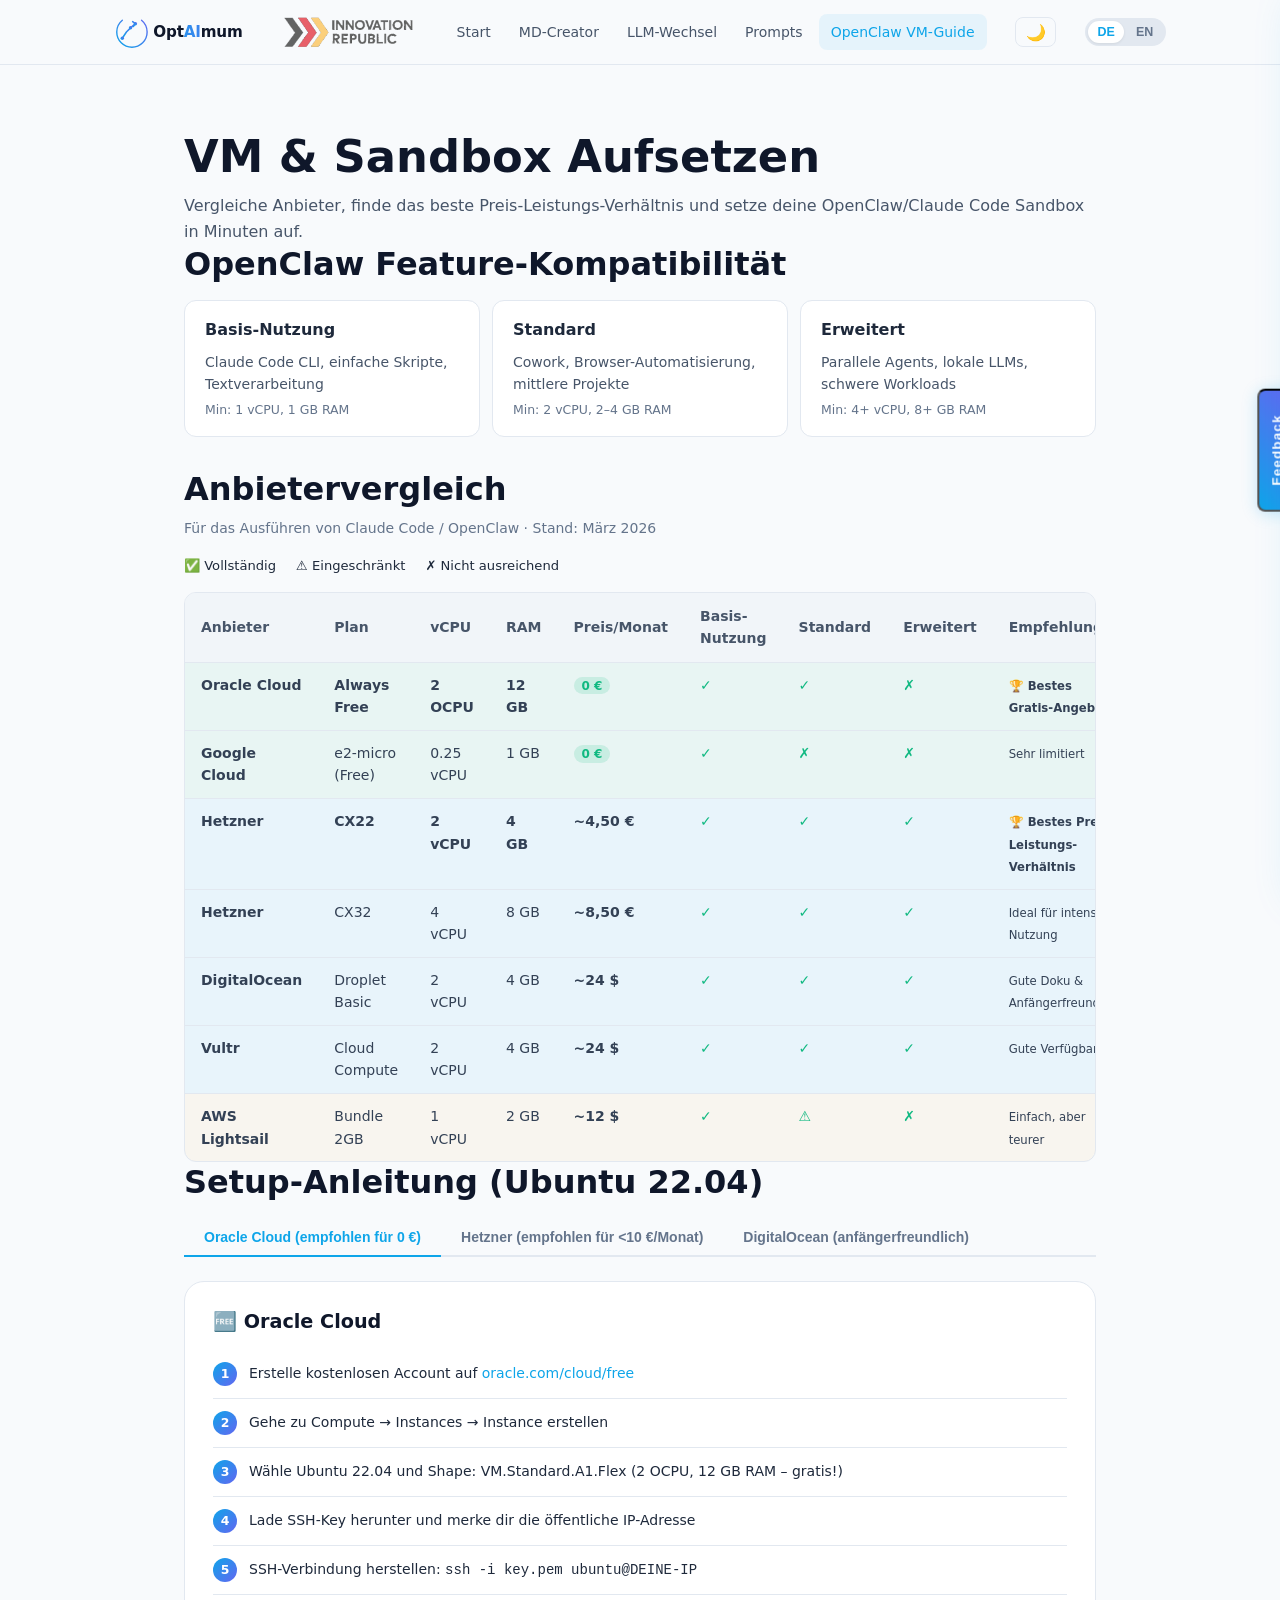
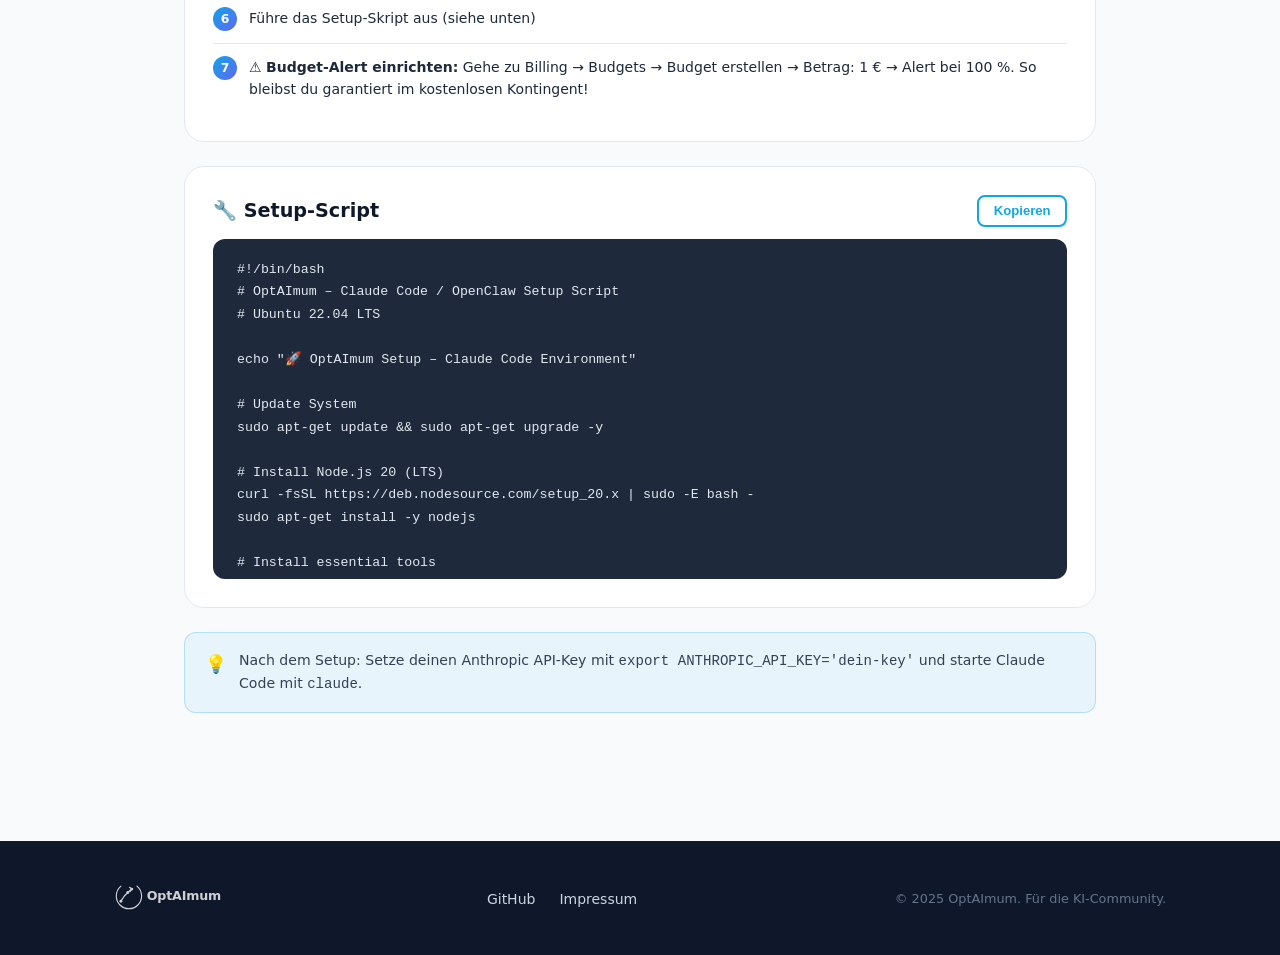
<file: vm-guide.html>
<!DOCTYPE html>
<html lang="de" data-lang="de">
<head>
  <meta charset="UTF-8"/>
  <meta name="viewport" content="width=device-width, initial-scale=1.0"/>
  <title>OptAImum – VM-Anleitung</title>
  <link rel="stylesheet" href="css/style.css"/>
  <link rel="icon" type="image/svg+xml" href="assets/favicon.svg"/>
  <link rel="icon" type="image/png" href="assets/favicon.png"/>
  <style>
    .compat-legend { display: flex; gap: 1.25rem; flex-wrap: wrap; margin-bottom: 1rem; font-size: 0.82rem; }
    .compat-legend span { display: flex; align-items: center; gap: 0.35rem; }
    .feature-box {
      background: var(--white); border: 1px solid var(--gray-200);
      border-radius: var(--radius); padding: 1rem 1.25rem; flex: 1; min-width: 200px;
    }
    .feature-boxes { display: flex; gap: 0.75rem; flex-wrap: wrap; margin-bottom: 2rem; }
    .feature-req { font-size: 0.78rem; color: var(--gray-500); margin-top: 0.25rem; }
    .setup-step {
      display: flex; gap: 0.75rem; align-items: flex-start;
      padding: 0.75rem 0; border-bottom: 1px solid var(--gray-200);
    }
    .setup-step:last-child { border-bottom: none; }
    .setup-num {
      width: 24px; height: 24px; border-radius: 50%; flex-shrink: 0;
      background: var(--gradient); color: white; font-weight: 700;
      font-size: 0.78rem; display: flex; align-items: center; justify-content: center;
    }
    .highlight-row td { font-weight: 600; }
    .free-pill {
      background: rgba(16,185,129,0.15); color: var(--accent);
      border-radius: 10px; padding: 0.1rem 0.5rem; font-size: 0.75rem; font-weight: 700;
    }
  </style>
</head>
<body>

<nav class="navbar">
  <div class="container navbar-inner">
    <a class="navbar-logo-wrap" href="index.html">
      <img src="assets/logo.svg" alt="OptAImum" height="36"/>
      <a href="https://www.innovation-republic.de" target="_blank" rel="noopener" class="ir-logo-link"><img src="assets/ir-logo.png" alt="Innovation Republic" class="ir-logo" onerror="this.style.display='none';this.nextElementSibling.style.display='inline'"/><span class="ir-powered-fallback">powered by <strong>Innovation Republic</strong></span></a>
    </a>
    <button class="hamburger" id="hamburger"><span></span><span></span><span></span></button>
    <div class="navbar-links" id="navLinks">
      <a href="index.html" data-lang-key="nav.home">Start</a>
      <a href="md-creator.html" data-lang-key="nav.mdCreator">MD-Creator</a>
      <a href="llm-switcher.html" data-lang-key="nav.llmSwitch">LLM-Wechsel</a>
      <a href="prompt-generator.html" data-lang-key="nav.promptGen">Prompts</a>
      <a href="vm-guide.html" class="active" data-lang-key="nav.vmGuide">OpenClaw VM-Guide</a>
    </div>
    <div class="lang-toggle">
      <button class="lang-btn" data-lang="de">DE</button>
      <button class="lang-btn" data-lang="en">EN</button>
    </div>
  </div>
</nav>

<section class="section">
  <div class="container" style="max-width:960px">
    <h1 id="vmTitle">VM &amp; Sandbox Aufsetzen</h1>
    <p class="mt-1 mb-4" id="vmIntro">Vergleiche Anbieter und setze deine Claude Code / OpenClaw Sandbox auf.</p>

    <!-- Feature compatibility -->
    <h2 id="featTitle" style="margin-bottom:1rem">OpenClaw Feature-Kompatibilität</h2>
    <div class="feature-boxes" id="featureBoxes"></div>

    <!-- Provider comparison -->
    <h2 id="compTitle" style="margin-bottom:0.5rem">Anbietervergleich</h2>
    <p class="text-sm text-muted mb-2" id="compSubtitle">Für das Ausführen von Claude Code / OpenClaw</p>

    <div class="compat-legend">
      <span>✅ Vollständig</span>
      <span>⚠ Eingeschränkt</span>
      <span>✗ Nicht ausreichend</span>
    </div>

    <div class="table-wrap mb-4">
      <table id="providerTable">
        <thead><tr id="providerHeaders"></tr></thead>
        <tbody id="providerRows"></tbody>
      </table>
    </div>

    <!-- Setup guide with tabs -->
    <h2 id="setupTitle" style="margin-bottom:1rem">Setup-Anleitung (Ubuntu 22.04)</h2>

    <div id="setupTabs">
      <div class="tabs" id="setupTabBtns"></div>

      <div id="oraclePanel" class="tab-panel">
        <div class="card mb-3">
          <h3 style="margin-bottom:1rem">🆓 <span id="oracleTitle">Oracle Cloud</span></h3>
          <div id="oracleSteps"></div>
        </div>
      </div>
      <div id="hetznerPanel" class="tab-panel">
        <div class="card mb-3">
          <h3 style="margin-bottom:1rem">💶 <span id="hetznerTitle">Hetzner</span></h3>
          <div id="hetznerSteps"></div>
        </div>
      </div>
      <div id="doPanel" class="tab-panel">
        <div class="card mb-3">
          <h3 style="margin-bottom:1rem">🌊 <span id="doTitle">DigitalOcean</span></h3>
          <div id="doSteps"></div>
        </div>
      </div>
    </div>

    <!-- Script -->
    <div class="card mt-3">
      <div style="display:flex; align-items:center; justify-content:space-between; margin-bottom:0.75rem">
        <h3>🔧 Setup-Script</h3>
        <button class="btn btn-secondary btn-sm" onclick="copyScript()">Kopieren</button>
      </div>
      <pre class="code-block" id="setupScript" style="max-height:340px"></pre>
    </div>

    <div class="alert alert-info mt-3">
      <span class="alert-icon">💡</span>
      <span id="vmTipText">
        Nach dem Setup: Setze deinen Anthropic API-Key mit <code>export ANTHROPIC_API_KEY='dein-key'</code> und starte Claude Code mit <code>claude</code>.
      </span>
    </div>

  </div>
</section>

<footer>
  <div class="container footer-inner">
    <div class="footer-logo"><img src="assets/logo.svg" alt="OptAImum"/></div>
    <div class="footer-links">
      <a href="https://github.com/cryptoclemens/OptAImum" target="_blank">GitHub</a>
      <a href="#" class="impressum-trigger">Impressum</a>
    </div>
    <span class="text-muted" style="font-size:0.8rem;" data-lang-key="footer.copy">© 2025 OptAImum.</span>
  </div>
</footer>

<script src="js/i18n.js"></script>
<script src="js/app.js"></script>
<script>
  function renderFeatureBoxes() {
    const f = t[currentLang].vm.features;
    document.getElementById('featureBoxes').innerHTML = `
      <div class="feature-box">
        <strong>${f.basic.label}</strong>
        <p class="text-sm mt-1">${f.basic.desc}</p>
        <div class="feature-req">Min: ${f.basic.req}</div>
      </div>
      <div class="feature-box">
        <strong>${f.std.label}</strong>
        <p class="text-sm mt-1">${f.std.desc}</p>
        <div class="feature-req">Min: ${f.std.req}</div>
      </div>
      <div class="feature-box">
        <strong>${f.adv.label}</strong>
        <p class="text-sm mt-1">${f.adv.desc}</p>
        <div class="feature-req">Min: ${f.adv.req}</div>
      </div>
    `;
  }

  function renderProviderTable() {
    const vm = t[currentLang].vm;
    const h = vm.comparison.headers;
    document.getElementById('providerHeaders').innerHTML = h.map(hh => `<th>${hh}</th>`).join('');

    document.getElementById('providerRows').innerHTML = vm.providers.map(p => `
      <tr class="${p.best ? 'highlight-row' : ''} tier-${p.tier}">
        <td><strong><a href="${p.url}" target="_blank" rel="noopener" style="color:inherit;text-decoration:none;">${p.name}</a></strong></td>
        <td>${p.plan}</td>
        <td>${p.cpu}</td>
        <td>${p.ram}</td>
        <td>${p.tier === 'free' ? `<span class="free-pill">${p.price}</span>` : `<strong>${p.price}</strong>`}</td>
        <td class="check">${p.basic}</td>
        <td class="check">${p.std}</td>
        <td class="check">${p.adv}</td>
        <td><small>${p.note}</small></td>
      </tr>
    `).join('');
  }

  function renderSetupGuide() {
    const vm = t[currentLang].vm;
    const s  = vm.setup;

    // Tab buttons
    document.getElementById('setupTabBtns').innerHTML = `
      <button class="tab-btn active" data-tab="oraclePanel">${s.oracle}</button>
      <button class="tab-btn" data-tab="hetznerPanel">${s.hetzner}</button>
      <button class="tab-btn" data-tab="doPanel">${s.digitalocean}</button>
    `;
    document.getElementById('oraclePanel').classList.add('active');
    document.getElementById('hetznerPanel').classList.remove('active');
    document.getElementById('doPanel').classList.remove('active');

    // Oracle steps
    document.getElementById('oracleSteps').innerHTML = s.steps.oracle.map((step, i) => `
      <div class="setup-step">
        <div class="setup-num">${i+1}</div>
        <div class="text-sm">${step}</div>
      </div>
    `).join('');

    // Hetzner steps
    document.getElementById('hetznerSteps').innerHTML = s.steps.hetzner.map((step, i) => `
      <div class="setup-step">
        <div class="setup-num">${i+1}</div>
        <div class="text-sm">${step}</div>
      </div>
    `).join('');

    // DigitalOcean steps
    document.getElementById('doSteps').innerHTML = s.steps.digitalocean.map((step, i) => `
      <div class="setup-step">
        <div class="setup-num">${i+1}</div>
        <div class="text-sm">${step}</div>
      </div>
    `).join('');

    // Script
    document.getElementById('setupScript').textContent = s.script;

    // Init tabs
    initTabs(document.getElementById('setupTabs'));
  }

  function refreshLabels() {
    const vm = t[currentLang].vm;
    document.getElementById('vmTitle').textContent = vm.pageTitle;
    document.getElementById('vmIntro').textContent = vm.intro;
    document.getElementById('compTitle').textContent = vm.comparison.title;
    document.getElementById('compSubtitle').textContent = vm.comparison.subtitle;
    document.getElementById('featTitle').textContent = vm.features.title;
    document.getElementById('setupTitle').textContent = vm.setup.title;
    document.getElementById('vmTipText').innerHTML = currentLang === 'de'
      ? 'Nach dem Setup: Setze deinen Anthropic API-Key mit <code>export ANTHROPIC_API_KEY=\'dein-key\'</code> und starte Claude Code mit <code>claude</code>.'
      : 'After setup: Set your Anthropic API key with <code>export ANTHROPIC_API_KEY=\'your-key\'</code> and start Claude Code with <code>claude</code>.';
    renderFeatureBoxes();
    renderProviderTable();
    renderSetupGuide();
  }

  function copyScript() {
    const script = document.getElementById('setupScript').textContent;
    navigator.clipboard.writeText(script).then(() => showToast(currentLang === 'de' ? 'Skript kopiert!' : 'Script copied!'));
  }

  document.addEventListener('DOMContentLoaded', refreshLabels);
  document.addEventListener('langChange', refreshLabels);
</script>
</body>
</html>
</file>
<file: css/style.css>
/* ============================================================
   OptAImum – Main Stylesheet
   ============================================================ */

:root {
  --primary:      #0EA5E9;
  --primary-dark: #0284C7;
  --secondary:    #6366F1;
  --accent:       #10B981;
  --warn:         #F59E0B;
  --dark:         #0F172A;
  --gray-900:     #1E293B;
  --gray-800:     #334155;
  --gray-700:     #475569;
  --gray-500:     #64748B;
  --gray-300:     #CBD5E1;
  --gray-200:     #E2E8F0;
  --gray-100:     #F1F5F9;
  --gray-50:      #F8FAFC;
  --white:        #FFFFFF;
  --gradient:     linear-gradient(135deg, #0EA5E9 0%, #6366F1 100%);
  --gradient-soft:linear-gradient(135deg, rgba(14,165,233,0.08) 0%, rgba(99,102,241,0.08) 100%);
  --radius:       12px;
  --radius-lg:    20px;
  --radius-sm:    8px;
  --shadow-sm:    0 1px 3px rgba(0,0,0,0.08);
  --shadow:       0 4px 16px rgba(14,165,233,0.12);
  --shadow-lg:    0 8px 40px rgba(14,165,233,0.18);
  --transition:   0.22s ease;
}

/* ---- Reset & Base ---- */
*, *::before, *::after { box-sizing: border-box; margin: 0; padding: 0; }
html { scroll-behavior: smooth; }
body {
  font-family: 'Segoe UI', Inter, system-ui, -apple-system, sans-serif;
  background: var(--gray-50);
  color: var(--gray-900);
  line-height: 1.6;
  min-height: 100vh;
}
a { color: var(--primary); text-decoration: none; transition: color var(--transition); }
a:hover { color: var(--secondary); }
img, svg { max-width: 100%; }
ul { list-style: none; }

/* ---- Typography ---- */
h1, h2, h3, h4 { line-height: 1.25; font-weight: 700; color: var(--dark); }
h1 { font-size: clamp(1.9rem, 4vw, 2.8rem); }
h2 { font-size: clamp(1.4rem, 3vw, 2rem); }
h3 { font-size: 1.2rem; }
p  { color: var(--gray-700); }

.gradient-text {
  background: var(--gradient);
  -webkit-background-clip: text;
  -webkit-text-fill-color: transparent;
  background-clip: text;
}

/* ---- Layout Utilities ---- */
.container { max-width: 1100px; margin: 0 auto; padding: 0 1.5rem; }
.section    { padding: 4rem 0; }
.section-sm { padding: 2.5rem 0; }
.flex       { display: flex; }
.flex-center{ display: flex; align-items: center; justify-content: center; }
.gap-1      { gap: 0.5rem; }
.gap-2      { gap: 1rem; }
.gap-3      { gap: 1.5rem; }
.grid-2     { display: grid; grid-template-columns: repeat(auto-fit, minmax(280px, 1fr)); gap: 1.5rem; }
.grid-3     { display: grid; grid-template-columns: repeat(auto-fit, minmax(240px, 1fr)); gap: 1.5rem; }
.grid-4     { display: grid; grid-template-columns: repeat(auto-fit, minmax(220px, 1fr)); gap: 1.5rem; }
.text-center{ text-align: center; }
.text-sm    { font-size: 0.875rem; }
.text-xs    { font-size: 0.75rem; }
.text-muted { color: var(--gray-500); }
.mt-1 { margin-top: 0.5rem; }
.mt-2 { margin-top: 1rem; }
.mt-3 { margin-top: 1.5rem; }
.mt-4 { margin-top: 2rem; }
.mb-1 { margin-bottom: 0.5rem; }
.mb-2 { margin-bottom: 1rem; }
.mb-3 { margin-bottom: 1.5rem; }
.hidden { display: none !important; }

/* ---- Innovation Republic Branding ---- */
.navbar-logo-wrap {
  display: flex;
  flex-direction: column;
  align-items: flex-start;
  gap: 3px;
  text-decoration: none;
}
.ir-logo-link {
  display: block;
  line-height: 1;
  opacity: 0.75;
  transition: opacity var(--transition);
  text-decoration: none;
}
.ir-logo-link:hover { opacity: 1; }
.ir-logo {
  height: 36px;
  width: auto;
  display: block;
}
/* Fallback text if logo file not yet placed */
.ir-powered-fallback {
  display: none;
  font-size: 0.6rem;
  color: var(--gray-500);
  letter-spacing: 0.2px;
  white-space: nowrap;
}
.ir-powered-fallback strong { color: var(--secondary); font-weight: 700; }

/* ---- Navbar ---- */
.navbar {
  position: sticky; top: 0; z-index: 100;
  background: rgba(248,250,252,0.92);
  backdrop-filter: blur(12px);
  border-bottom: 1px solid var(--gray-200);
  padding: 0.875rem 0;
}
.navbar-inner {
  display: flex; align-items: center; justify-content: space-between;
  gap: 1rem;
}
.navbar-logo { display: flex; align-items: center; }
.navbar-logo img { height: 36px; }
.navbar-links {
  display: flex; align-items: center; gap: 0.25rem;
  flex-wrap: wrap;
}
.navbar-links a {
  padding: 0.4rem 0.75rem;
  border-radius: var(--radius-sm);
  font-size: 0.875rem; font-weight: 500;
  color: var(--gray-700);
  transition: all var(--transition);
}
.navbar-links a:hover, .navbar-links a.active {
  color: var(--primary);
  background: rgba(14,165,233,0.08);
}
.lang-toggle {
  display: flex; align-items: center;
  background: var(--gray-200); border-radius: 20px;
  padding: 3px; gap: 2px;
}
.lang-btn {
  border: none; background: none; cursor: pointer;
  padding: 0.25rem 0.6rem; border-radius: 16px;
  font-size: 0.78rem; font-weight: 600;
  color: var(--gray-500); transition: all var(--transition);
}
.lang-btn.active {
  background: var(--white); color: var(--primary);
  box-shadow: var(--shadow-sm);
}
.hamburger { display: none; cursor: pointer; background: none; border: none; padding: 0.5rem; }
.hamburger span {
  display: block; width: 22px; height: 2px;
  background: var(--gray-700); margin: 5px 0;
  border-radius: 2px; transition: all var(--transition);
}

/* ---- Buttons ---- */
.btn {
  display: inline-flex; align-items: center; gap: 0.5rem;
  padding: 0.6rem 1.25rem; border-radius: var(--radius-sm);
  font-size: 0.9rem; font-weight: 600; cursor: pointer;
  border: 2px solid transparent; transition: all var(--transition);
  text-decoration: none; white-space: nowrap;
}
.btn-primary {
  background: var(--gradient); color: var(--white);
  box-shadow: var(--shadow);
}
.btn-primary:hover {
  color: var(--white); transform: translateY(-1px);
  box-shadow: var(--shadow-lg);
}
.btn-secondary {
  background: var(--white); color: var(--primary);
  border-color: var(--primary);
}
.btn-secondary:hover {
  background: rgba(14,165,233,0.06); color: var(--primary);
  transform: translateY(-1px);
}
.btn-ghost {
  background: none; color: var(--gray-700);
  border-color: var(--gray-300);
}
.btn-ghost:hover { background: var(--gray-100); color: var(--dark); }
.btn-sm { padding: 0.4rem 0.9rem; font-size: 0.82rem; }
.btn-lg { padding: 0.8rem 1.75rem; font-size: 1rem; border-radius: var(--radius); }
.btn-block { width: 100%; justify-content: center; }

/* ---- Cards ---- */
.card {
  background: var(--white);
  border: 1px solid var(--gray-200);
  border-radius: var(--radius-lg);
  padding: 1.75rem;
  transition: all var(--transition);
}
.card:hover { box-shadow: var(--shadow); border-color: var(--gray-300); }
.card-feature {
  cursor: pointer; text-decoration: none;
  display: block; color: inherit;
}
.card-feature:hover {
  border-color: var(--primary);
  box-shadow: 0 0 0 3px rgba(14,165,233,0.1), var(--shadow);
  transform: translateY(-3px);
  color: inherit;
}
.card-icon {
  width: 52px; height: 52px;
  border-radius: var(--radius);
  background: var(--gradient-soft);
  display: flex; align-items: center; justify-content: center;
  font-size: 1.6rem; margin-bottom: 1rem;
  border: 1px solid var(--gray-200);
}

/* ---- Hero ---- */
.hero {
  padding: 5rem 0 4rem;
  background: linear-gradient(180deg, var(--white) 0%, var(--gray-50) 100%);
  border-bottom: 1px solid var(--gray-200);
  text-align: center;
}
.hero-badge {
  display: inline-flex; align-items: center; gap: 0.4rem;
  background: var(--gradient-soft);
  border: 1px solid rgba(14,165,233,0.25);
  border-radius: 20px; padding: 0.3rem 0.9rem;
  font-size: 0.78rem; font-weight: 600;
  color: var(--primary); margin-bottom: 1.5rem;
}
.hero p {
  max-width: 600px; margin: 1rem auto 2rem;
  font-size: 1.1rem; color: var(--gray-700);
}
.hero-actions { display: flex; gap: 1rem; justify-content: center; flex-wrap: wrap; }

/* ---- Section Header ---- */
.section-header { text-align: center; margin-bottom: 2.5rem; }
.section-header p { max-width: 540px; margin: 0.75rem auto 0; }

/* ---- Badges / Tags ---- */
.badge {
  display: inline-flex; align-items: center;
  padding: 0.2rem 0.6rem; border-radius: 20px;
  font-size: 0.72rem; font-weight: 600;
}
.badge-blue   { background: rgba(14,165,233,0.12); color: var(--primary); }
.badge-purple { background: rgba(99,102,241,0.12); color: var(--secondary); }
.badge-green  { background: rgba(16,185,129,0.12); color: var(--accent); }
.badge-yellow { background: rgba(245,158,11,0.12); color: var(--warn); }

/* ---- Alert / Info Boxes ---- */
.alert {
  border-radius: var(--radius);
  padding: 1rem 1.25rem;
  border: 1px solid;
  font-size: 0.88rem;
  display: flex; gap: 0.75rem; align-items: flex-start;
}
.alert-info   { background: rgba(14,165,233,0.07); border-color: rgba(14,165,233,0.25); color: var(--gray-800); }
.alert-success{ background: rgba(16,185,129,0.07); border-color: rgba(16,185,129,0.25); color: var(--gray-800); }
.alert-warn   { background: rgba(245,158,11,0.07); border-color: rgba(245,158,11,0.25); color: var(--gray-800); }
.alert-icon   { font-size: 1.1rem; flex-shrink: 0; margin-top: 1px; }

/* ---- Forms ---- */
.form-group { margin-bottom: 1.25rem; }
.form-label {
  display: block; font-size: 0.875rem; font-weight: 600;
  color: var(--gray-800); margin-bottom: 0.4rem;
}
.form-hint { font-size: 0.78rem; color: var(--gray-500); margin-top: 0.3rem; }
.form-input, .form-select, .form-textarea {
  width: 100%; padding: 0.65rem 0.9rem;
  border: 1.5px solid var(--gray-300);
  border-radius: var(--radius-sm);
  font-size: 0.9rem; color: var(--gray-900);
  background: var(--white);
  transition: border-color var(--transition), box-shadow var(--transition);
  outline: none;
  font-family: inherit;
}
.form-input:focus, .form-select:focus, .form-textarea:focus {
  border-color: var(--primary);
  box-shadow: 0 0 0 3px rgba(14,165,233,0.12);
}
.form-textarea { resize: vertical; min-height: 90px; }
.choice-grid {
  display: grid;
  grid-template-columns: repeat(auto-fill, minmax(190px, 1fr));
  gap: 0.6rem;
}
.choice-item {
  border: 1.5px solid var(--gray-300);
  border-radius: var(--radius-sm);
  padding: 0.65rem 0.9rem;
  cursor: pointer; font-size: 0.875rem;
  display: flex; align-items: center; gap: 0.5rem;
  transition: all var(--transition);
  user-select: none;
}
.choice-item:hover { border-color: var(--primary); background: rgba(14,165,233,0.04); }
.choice-item.selected { border-color: var(--primary); background: rgba(14,165,233,0.08); color: var(--primary); font-weight: 600; }
.choice-item input { display: none; }

/* ---- Wizard / Stepper ---- */
.stepper {
  display: flex; align-items: flex-start;
  gap: 0; overflow-x: auto;
  padding-bottom: 0.5rem; margin-bottom: 2rem;
}
.step {
  display: flex; align-items: center; flex: 1; min-width: 80px;
}
.step-circle {
  width: 32px; height: 32px; border-radius: 50%;
  display: flex; align-items: center; justify-content: center;
  font-size: 0.8rem; font-weight: 700; flex-shrink: 0;
  border: 2px solid var(--gray-300);
  color: var(--gray-500); background: var(--white);
  transition: all var(--transition);
}
.step.active   .step-circle { border-color: var(--primary); color: var(--primary); box-shadow: 0 0 0 3px rgba(14,165,233,0.15); }
.step.done     .step-circle { border-color: var(--accent); background: var(--accent); color: var(--white); }
.step-label { font-size: 0.72rem; color: var(--gray-500); text-align: center; margin-top: 0.3rem; }
.step.active .step-label { color: var(--primary); font-weight: 600; }
.step.done   .step-label { color: var(--accent); }
.step-connector { flex: 1; height: 2px; background: var(--gray-200); margin: 0 0.25rem; margin-top: -6px; }
.step.done + .step .step-connector, .step.done .step-connector { background: var(--accent); }
.step-inner { display: flex; flex-direction: column; align-items: center; }

.wizard-panel { animation: fadeIn 0.2s ease; }
@keyframes fadeIn { from { opacity: 0; transform: translateY(6px); } to { opacity: 1; transform: none; } }

/* ---- Code / MD Output ---- */
.code-block {
  background: var(--gray-900); color: #E2E8F0;
  border-radius: var(--radius); padding: 1.25rem 1.5rem;
  font-family: 'Cascadia Code', 'Fira Code', 'Courier New', monospace;
  font-size: 0.83rem; line-height: 1.7;
  overflow-x: auto; white-space: pre-wrap;
  word-break: break-word; max-height: 420px; overflow-y: auto;
  position: relative;
}
.copy-btn {
  position: absolute; top: 0.75rem; right: 0.75rem;
  background: rgba(255,255,255,0.1); color: #E2E8F0;
  border: 1px solid rgba(255,255,255,0.2);
  border-radius: var(--radius-sm); padding: 0.3rem 0.65rem;
  font-size: 0.75rem; cursor: pointer;
  transition: all var(--transition);
}
.copy-btn:hover { background: rgba(255,255,255,0.2); }
.copy-btn.copied { background: rgba(16,185,129,0.4); color: #fff; }

/* ---- Table ---- */
.table-wrap { overflow-x: auto; border-radius: var(--radius); border: 1px solid var(--gray-200); }
table { width: 100%; border-collapse: collapse; font-size: 0.875rem; }
th { background: var(--gray-100); color: var(--gray-700); font-weight: 600; padding: 0.75rem 1rem; text-align: left; border-bottom: 1px solid var(--gray-200); }
td { padding: 0.7rem 1rem; border-bottom: 1px solid var(--gray-200); color: var(--gray-800); vertical-align: top; }
tr:last-child td { border-bottom: none; }
tr:hover td { background: var(--gray-50); }
.check { color: var(--accent); }
.cross { color: #EF4444; }
.partial { color: var(--warn); }

/* ---- Tabs ---- */
.tabs { display: flex; gap: 0; border-bottom: 2px solid var(--gray-200); margin-bottom: 1.5rem; }
.tab-btn {
  padding: 0.65rem 1.25rem; font-size: 0.875rem; font-weight: 600;
  color: var(--gray-500); cursor: pointer; border: none; background: none;
  border-bottom: 2px solid transparent; margin-bottom: -2px;
  transition: all var(--transition);
}
.tab-btn:hover { color: var(--primary); }
.tab-btn.active { color: var(--primary); border-bottom-color: var(--primary); }
.tab-panel { display: none; }
.tab-panel.active { display: block; animation: fadeIn 0.2s ease; }

/* ---- API Key Box ---- */
.api-key-section {
  background: var(--gradient-soft);
  border: 1px solid rgba(99,102,241,0.2);
  border-radius: var(--radius);
  padding: 1.25rem;
}
.api-toggle {
  display: flex; align-items: center; gap: 0.5rem;
  cursor: pointer; font-size: 0.875rem; font-weight: 600;
  color: var(--secondary);
}
.toggle-switch {
  position: relative; width: 38px; height: 22px;
  display: inline-block; cursor: pointer;
}
.toggle-switch input { opacity: 0; width: 0; height: 0; }
.toggle-track {
  position: absolute; inset: 0;
  background: var(--gray-300); border-radius: 22px;
  transition: all var(--transition);
}
.toggle-track::after {
  content: ''; position: absolute;
  width: 16px; height: 16px;
  background: white; border-radius: 50%;
  left: 3px; top: 3px;
  transition: all var(--transition);
}
input:checked + .toggle-track { background: var(--secondary); }
input:checked + .toggle-track::after { transform: translateX(16px); }

/* ---- Progress Bar ---- */
.progress-bar {
  height: 6px; background: var(--gray-200);
  border-radius: 3px; margin-bottom: 2rem;
  overflow: hidden;
}
.progress-fill {
  height: 100%; background: var(--gradient);
  border-radius: 3px; transition: width 0.4s ease;
}

/* ---- Placement Guide ---- */
.placement-card {
  border: 1px solid var(--gray-200); border-radius: var(--radius);
  padding: 1.25rem; margin-bottom: 0.75rem;
  display: flex; gap: 1rem; align-items: flex-start;
}
.placement-icon { font-size: 1.5rem; flex-shrink: 0; }
.placement-steps { margin-top: 0.5rem; padding-left: 1rem; }
.placement-steps li { color: var(--gray-700); font-size: 0.875rem; margin-bottom: 0.25rem; list-style: decimal; }

/* ---- LLM Switcher ---- */
.platform-select {
  display: flex; gap: 0.75rem; flex-wrap: wrap;
}
.platform-chip {
  border: 2px solid var(--gray-300); border-radius: var(--radius);
  padding: 0.75rem 1.25rem; cursor: pointer;
  font-size: 0.875rem; font-weight: 600; text-align: center;
  transition: all var(--transition); min-width: 120px;
  display: flex; align-items: center; gap: 0.5rem;
}
.platform-chip:hover { border-color: var(--primary); background: rgba(14,165,233,0.04); }
.platform-chip.selected { border-color: var(--primary); background: rgba(14,165,233,0.08); color: var(--primary); }
.platform-chip.selected-to { border-color: var(--accent); background: rgba(16,185,129,0.08); color: var(--accent); }

/* ---- VM Table Colors ---- */
.tier-free    { background: rgba(16,185,129,0.07); }
.tier-budget  { background: rgba(14,165,233,0.07); }
.tier-mid     { background: rgba(245,158,11,0.05); }
.best-pick { font-weight: 700; color: var(--accent); }

/* ---- Footer ---- */
footer {
  background: var(--dark); color: var(--gray-300);
  padding: 2.5rem 0; margin-top: 4rem;
  font-size: 0.875rem;
}
footer a { color: var(--gray-300); }
footer a:hover { color: var(--white); }
.footer-inner {
  display: flex; justify-content: space-between; align-items: center;
  flex-wrap: wrap; gap: 1rem;
}
.footer-logo img { height: 30px; filter: brightness(0) invert(1); opacity: 0.8; }
.footer-links { display: flex; gap: 1.5rem; }

/* ---- Responsive ---- */
@media (max-width: 768px) {
  .hamburger { display: block; }
  .navbar-links {
    display: none; position: absolute;
    top: 100%; left: 0; right: 0;
    background: var(--white);
    border-bottom: 1px solid var(--gray-200);
    padding: 0.75rem 1.5rem;
    flex-direction: column; align-items: flex-start;
    box-shadow: var(--shadow);
  }
  .navbar-links.open { display: flex; }
  .navbar-links a { font-size: 0.95rem; padding: 0.5rem 0; }
  .hero { padding: 3rem 0 2.5rem; }
  .section { padding: 2.5rem 0; }
  .footer-inner { flex-direction: column; text-align: center; }
  .footer-links { justify-content: center; }
}

/* ---- Prompt Output ---- */
.prompt-output {
  background: var(--gray-900); color: #E2E8F0;
  border-radius: var(--radius); padding: 1.25rem 1.5rem;
  font-size: 0.875rem; line-height: 1.75;
  white-space: pre-wrap; word-break: break-word;
  max-height: 500px; overflow-y: auto;
  position: relative;
}
.agent-badge {
  display: inline-flex; align-items: center; gap: 0.4rem;
  background: var(--white); border: 1.5px solid var(--gray-200);
  border-radius: var(--radius); padding: 0.75rem 1.25rem;
  cursor: pointer; font-size: 0.875rem; font-weight: 600;
  color: var(--gray-700); transition: all var(--transition);
}
.agent-badge:hover, .agent-badge.active {
  border-color: var(--primary); color: var(--primary);
  background: rgba(14,165,233,0.05);
  box-shadow: 0 0 0 3px rgba(14,165,233,0.1);
}
.agent-grid { display: flex; flex-wrap: wrap; gap: 0.75rem; }

/* ============================================================
   Feedback Slidebar  (Feature #18)
   ============================================================ */

/* Floating trigger tab */
.feedback-tab {
  position: fixed;
  right: 4px;
  top: 50%;
  transform: translateY(-50%) rotate(-90deg) translateX(50%);
  transform-origin: right center;
  background: var(--gradient);
  color: var(--white);
  font-size: 0.85rem;
  font-weight: 700;
  letter-spacing: 0.08em;
  padding: 0.6rem 1.5rem;
  border-radius: var(--radius-sm) var(--radius-sm) 0 0;
  cursor: pointer;
  z-index: 1100;
  box-shadow: -2px 0 16px rgba(14,165,233,0.22);
  user-select: none;
  transition: background var(--transition), box-shadow var(--transition);
  white-space: nowrap;
}
.feedback-tab:hover {
  box-shadow: -2px 0 20px rgba(14,165,233,0.32);
}

/* Slide-in panel */
.feedback-panel {
  position: fixed;
  right: -380px;
  top: 0;
  width: 360px;
  height: 100vh;
  background: var(--white);
  box-shadow: -6px 0 40px rgba(14,165,233,0.14);
  z-index: 1200;
  display: flex;
  flex-direction: column;
  transition: right 0.35s cubic-bezier(0.4, 0, 0.2, 1);
  overflow-y: auto;
}
.feedback-panel.open {
  right: 0;
}

/* Overlay */
.feedback-overlay {
  position: fixed;
  inset: 0;
  background: rgba(15,23,42,0.38);
  z-index: 1190;
  opacity: 0;
  pointer-events: none;
  transition: opacity 0.3s ease;
}
.feedback-overlay.open {
  opacity: 1;
  pointer-events: auto;
}

/* Panel header */
.feedback-header {
  background: var(--gradient);
  color: var(--white);
  padding: 1.25rem 1.5rem 1rem;
  display: flex;
  align-items: center;
  justify-content: space-between;
  flex-shrink: 0;
}
.feedback-header h3 {
  margin: 0;
  font-size: 1rem;
  font-weight: 700;
}
.feedback-close {
  background: rgba(255,255,255,0.2);
  border: none;
  color: var(--white);
  width: 30px; height: 30px;
  border-radius: 50%;
  cursor: pointer;
  font-size: 1rem;
  display: flex; align-items: center; justify-content: center;
  transition: background var(--transition);
  flex-shrink: 0;
}
.feedback-close:hover { background: rgba(255,255,255,0.35); }

/* Panel body */
.feedback-body {
  padding: 1.5rem;
  flex: 1;
  display: flex;
  flex-direction: column;
  gap: 1.25rem;
}
.feedback-label {
  font-size: 0.82rem;
  font-weight: 600;
  color: var(--gray-700);
  margin-bottom: 0.4rem;
  display: block;
}

/* Star rating */
.star-row {
  display: flex;
  gap: 0.3rem;
}
.star-btn {
  background: none;
  border: none;
  font-size: 1.6rem;
  cursor: pointer;
  color: var(--gray-300);
  line-height: 1;
  padding: 0;
  transition: color var(--transition), transform var(--transition);
}
.star-btn.active, .star-btn:hover { color: #F59E0B; transform: scale(1.15); }

/* Category chips */
.feedback-chips {
  display: flex;
  flex-wrap: wrap;
  gap: 0.5rem;
}
.feedback-chip {
  background: var(--gray-100);
  border: 1.5px solid var(--gray-200);
  border-radius: 20px;
  padding: 0.3rem 0.85rem;
  font-size: 0.78rem;
  font-weight: 600;
  cursor: pointer;
  color: var(--gray-700);
  transition: all var(--transition);
  user-select: none;
}
.feedback-chip.active {
  background: rgba(14,165,233,0.1);
  border-color: var(--primary);
  color: var(--primary);
}

/* Textarea */
.feedback-textarea {
  width: 100%;
  min-height: 110px;
  border: 1.5px solid var(--gray-200);
  border-radius: var(--radius-sm);
  padding: 0.75rem 1rem;
  font-size: 0.875rem;
  font-family: inherit;
  color: var(--gray-900);
  resize: vertical;
  outline: none;
  transition: border-color var(--transition);
  box-sizing: border-box;
}
.feedback-textarea:focus { border-color: var(--primary); box-shadow: 0 0 0 3px rgba(14,165,233,0.08); }

/* Submit btn */
.feedback-submit {
  background: var(--gradient);
  color: var(--white);
  border: none;
  border-radius: var(--radius-sm);
  padding: 0.75rem 1.5rem;
  font-size: 0.9rem;
  font-weight: 700;
  cursor: pointer;
  transition: opacity var(--transition), box-shadow var(--transition);
  box-shadow: var(--shadow);
  width: 100%;
}
.feedback-submit:hover { opacity: 0.9; box-shadow: var(--shadow-lg); }

/* Thank-you state */
.feedback-thanks {
  display: none;
  flex-direction: column;
  align-items: center;
  justify-content: center;
  gap: 0.75rem;
  padding: 3rem 1.5rem;
  text-align: center;
  color: var(--gray-700);
}
.feedback-thanks .thanks-icon { font-size: 3rem; }
.feedback-thanks h3 { color: var(--dark); margin: 0; }
.feedback-thanks p { margin: 0; font-size: 0.875rem; }

/* Dark mode support (Feature #8) */
[data-theme="dark"] .feedback-panel { background: var(--gray-900); }
[data-theme="dark"] .feedback-textarea {
  background: var(--gray-800); border-color: var(--gray-700);
  color: var(--gray-100);
}
[data-theme="dark"] .feedback-chip {
  background: var(--gray-800); border-color: var(--gray-700); color: var(--gray-300);
}
[data-theme="dark"] .feedback-chip.active { background: rgba(14,165,233,0.15); }
[data-theme="dark"] .feedback-label { color: var(--gray-300); }

/* ============================================================
   Dark Mode  (Feature #8)
   ============================================================ */

[data-theme="dark"] {
  --dark:      #F1F5F9;
  --gray-900:  #F8FAFC;
  --gray-800:  #E2E8F0;
  --gray-700:  #CBD5E1;
  --gray-500:  #94A3B8;
  --gray-300:  #475569;
  --gray-200:  #334155;
  --gray-100:  #1E293B;
  --gray-50:   #0F172A;
  --white:     #1E293B;
}
[data-theme="dark"] body { background: #0F172A; color: #E2E8F0; }
[data-theme="dark"] .navbar { background: #1a2744; border-bottom-color: #334155; }
[data-theme="dark"] .card, [data-theme="dark"] .feature-card {
  background: #1E293B; border-color: #334155;
}
[data-theme="dark"] .hero { background: linear-gradient(135deg, #0c1a2e 0%, #0f172a 100%); }
[data-theme="dark"] .section-alt { background: #1a2744; }
[data-theme="dark"] input, [data-theme="dark"] select, [data-theme="dark"] textarea {
  background: #1E293B; border-color: #334155; color: #E2E8F0;
}
[data-theme="dark"] .tab-btn { color: #CBD5E1; }
[data-theme="dark"] .tab-btn:hover, [data-theme="dark"] .tab-btn.active { color: var(--primary); }
[data-theme="dark"] .provider-table th { background: #1a2744; color: #E2E8F0; }
[data-theme="dark"] .provider-table td { border-color: #334155; }
[data-theme="dark"] .provider-table tr:hover td { background: rgba(14,165,233,0.07); }
[data-theme="dark"] .footer { background: #0a101e; }

/* Dark-mode toggle button */
.darkmode-btn {
  background: none;
  border: 1.5px solid var(--gray-200);
  border-radius: var(--radius-sm);
  padding: 0.3rem 0.6rem;
  cursor: pointer;
  font-size: 1rem;
  color: var(--gray-700);
  transition: all var(--transition);
  display: flex; align-items: center;
}
.darkmode-btn:hover { border-color: var(--primary); color: var(--primary); }
[data-theme="dark"] .darkmode-btn { border-color: #475569; color: #CBD5E1; }

/* ============================================================
   Impressum Modal
   ============================================================ */

.impressum-overlay {
  display: none;
  position: fixed;
  inset: 0;
  background: rgba(15,23,42,0.55);
  z-index: 2000;
  backdrop-filter: blur(2px);
  -webkit-backdrop-filter: blur(2px);
  align-items: center;
  justify-content: center;
  padding: 1.5rem;
}
.impressum-overlay.open { display: flex; }

.impressum-modal {
  background: var(--white);
  border-radius: var(--radius);
  box-shadow: 0 24px 80px rgba(14,165,233,0.13);
  max-width: 680px;
  width: 100%;
  max-height: 85vh;
  display: flex;
  flex-direction: column;
  overflow: hidden;
}
.impressum-header {
  background: var(--gradient);
  color: var(--white);
  padding: 1.1rem 1.5rem;
  display: flex;
  align-items: center;
  justify-content: space-between;
  flex-shrink: 0;
}
.impressum-header h2 { margin: 0; font-size: 1.1rem; letter-spacing: 0.02em; }
.impressum-close {
  background: none;
  border: none;
  color: var(--white);
  font-size: 1.2rem;
  cursor: pointer;
  padding: 0.25rem 0.5rem;
  border-radius: 6px;
  opacity: 0.85;
  transition: opacity var(--transition), background var(--transition);
}
.impressum-close:hover { opacity: 1; background: rgba(255,255,255,0.2); }
.impressum-body {
  padding: 1.75rem;
  overflow-y: auto;
  font-size: 0.875rem;
  line-height: 1.7;
  color: var(--gray-700);
}
.impressum-body h3 {
  font-size: 0.82rem;
  font-weight: 700;
  text-transform: uppercase;
  letter-spacing: 0.08em;
  color: var(--primary);
  margin: 1.4rem 0 0.4rem;
}
.impressum-body h3:first-child { margin-top: 0; }
.impressum-body p { margin: 0 0 0.5rem; }
.impressum-body a { color: var(--primary); }

/* Dark mode */
[data-theme="dark"] .impressum-modal { background: var(--gray-900); color: var(--gray-100); }
[data-theme="dark"] .impressum-body { color: var(--gray-300); }
[data-theme="dark"] .impressum-body h3 { color: #38bdf8; }
</file>
